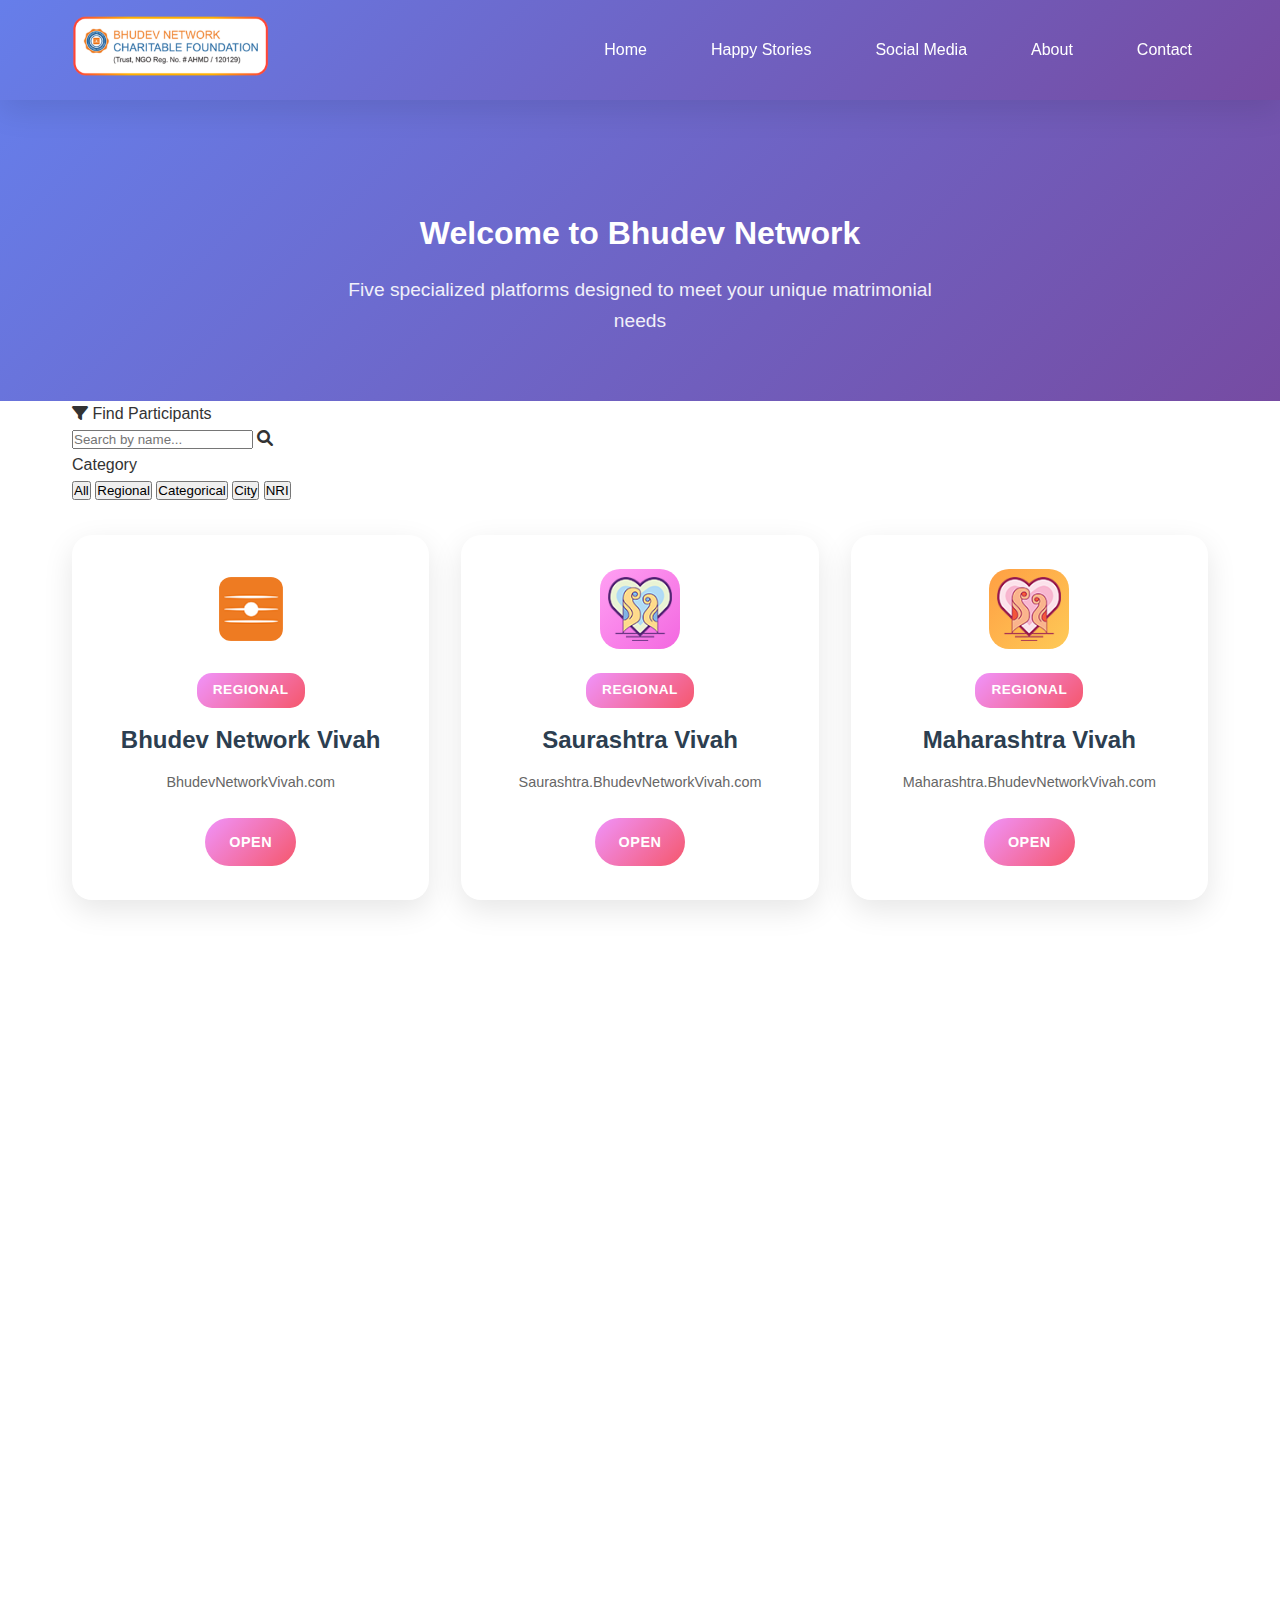
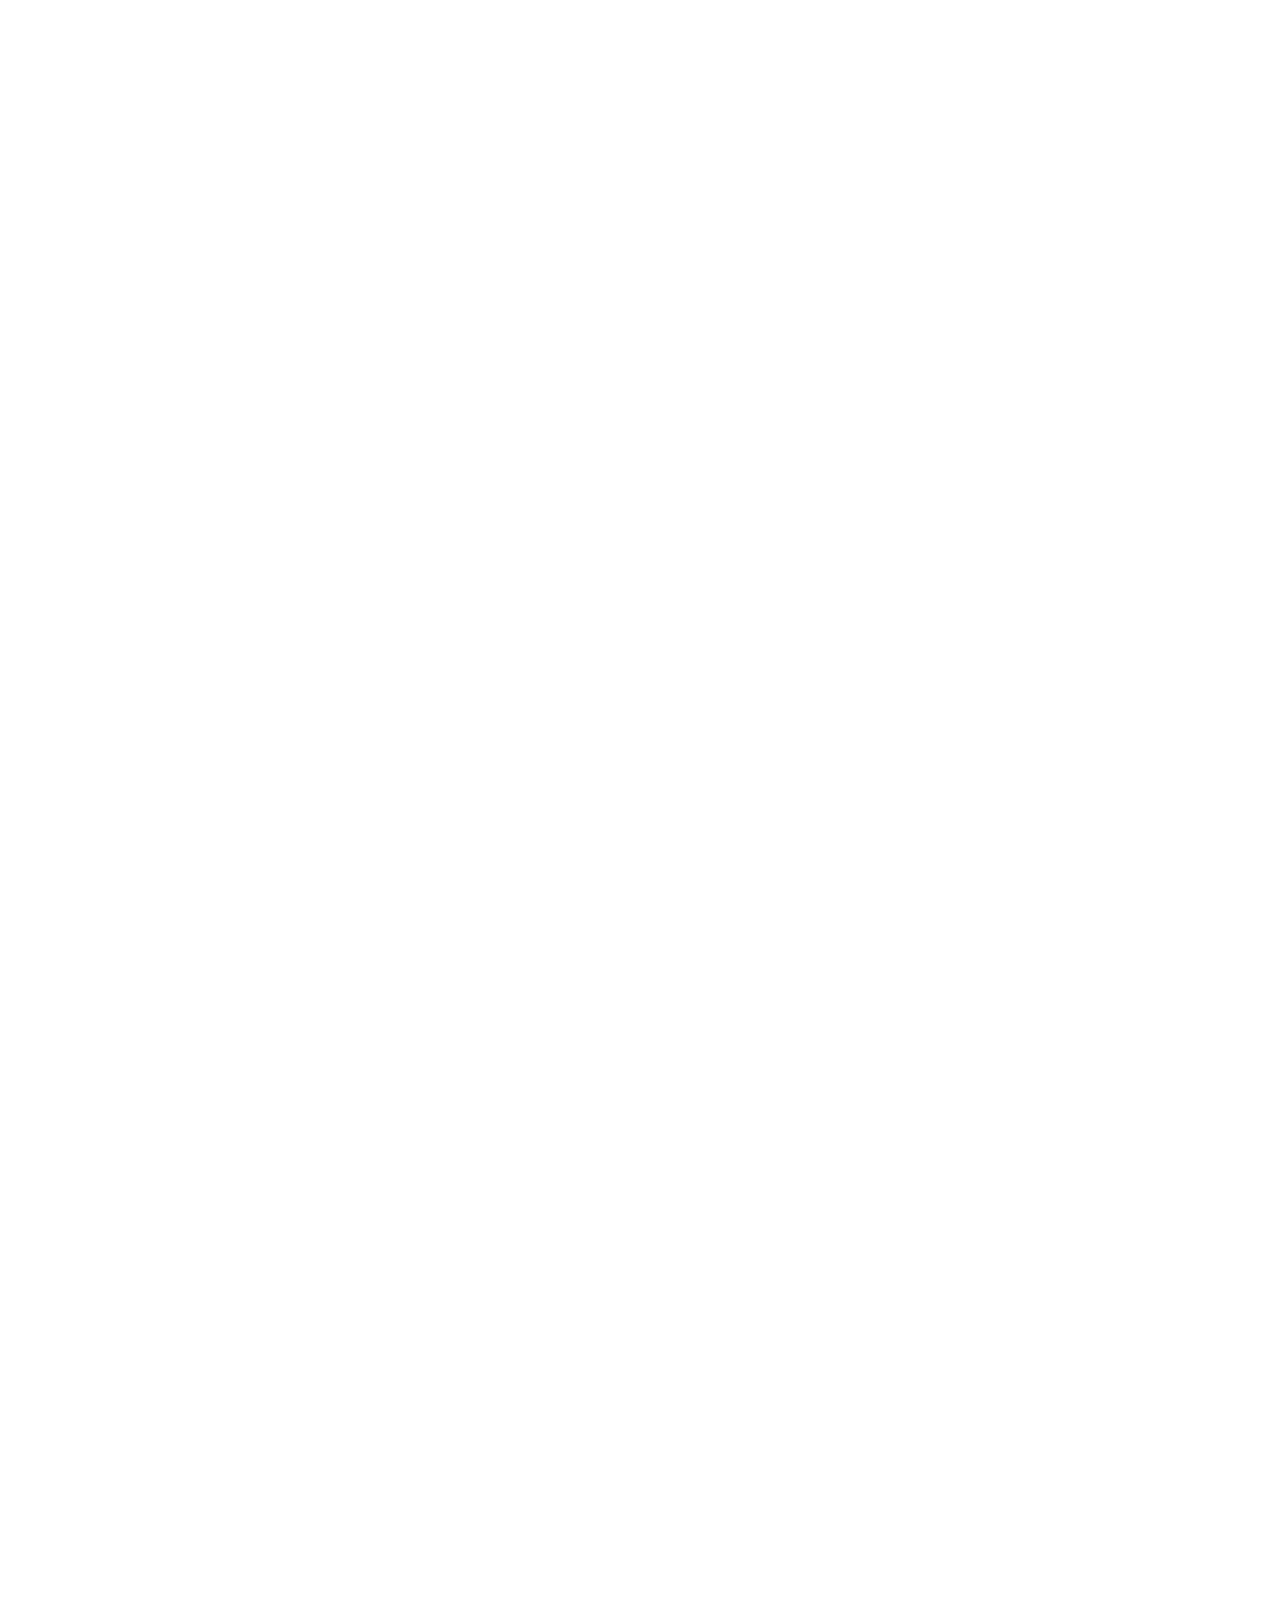
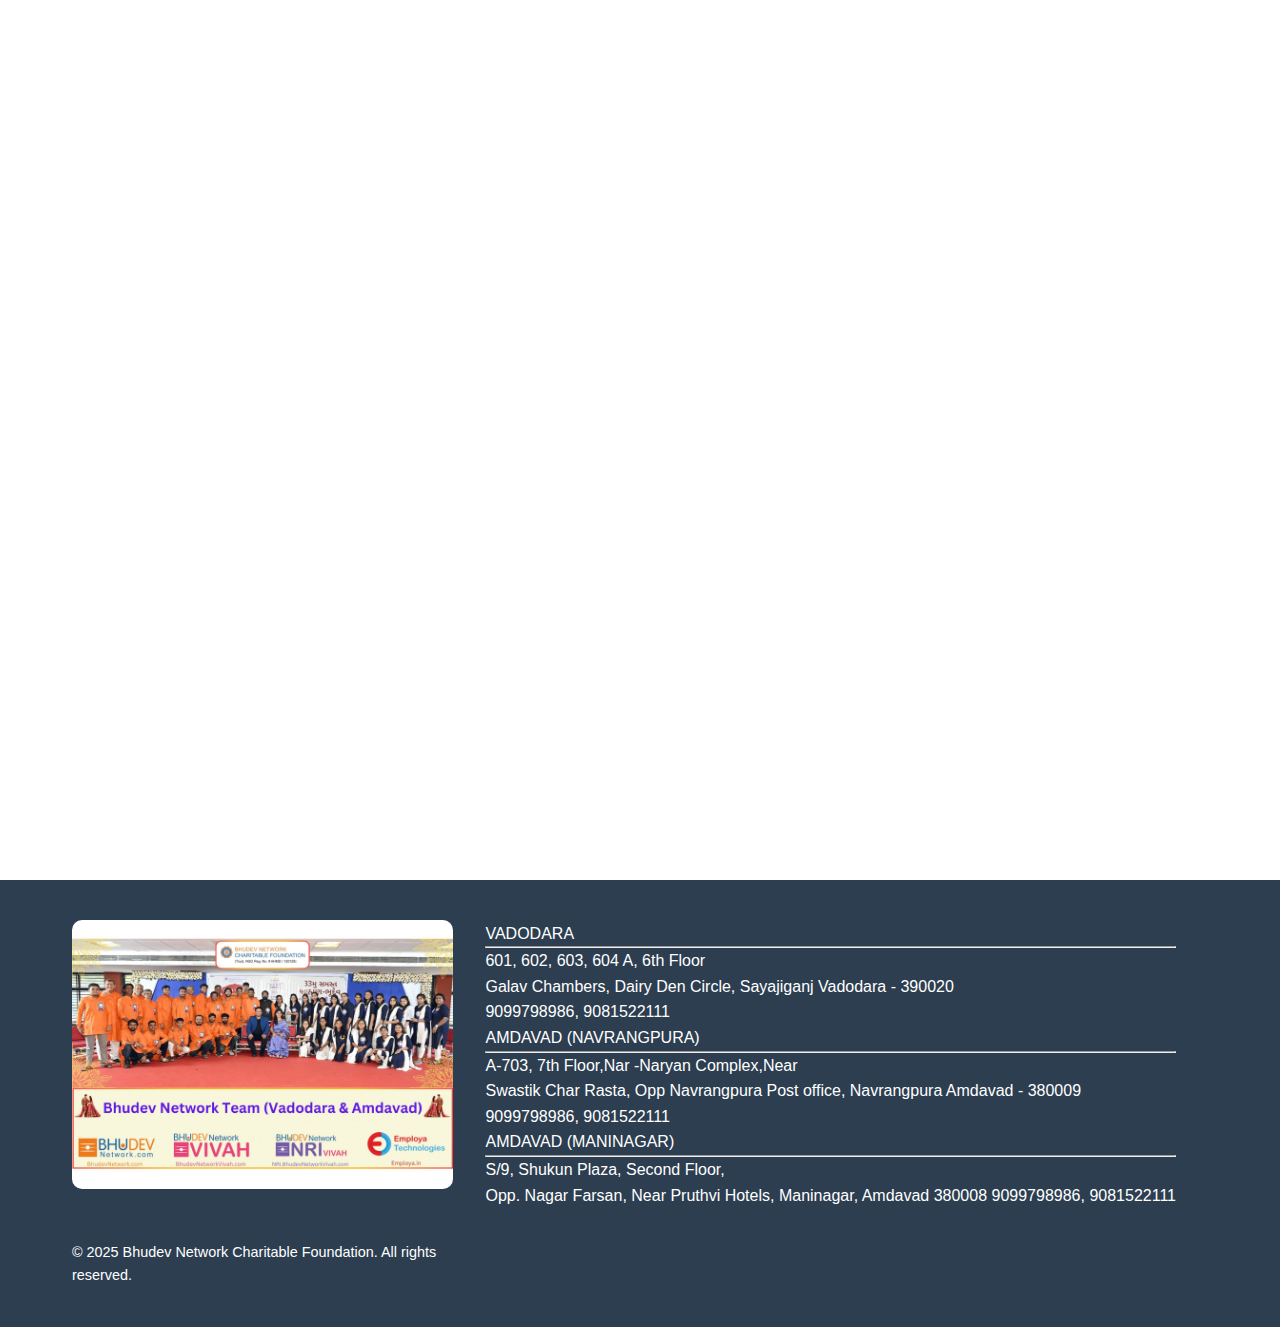
<file: index.html>
<!DOCTYPE html>
<html lang="en">

<head>
    <meta charset="UTF-8">
    <meta name="viewport" content="width=device-width, initial-scale=1.0">
    <meta name="description"
        content="Explore our comprehensive matrimonial apps - Regional, Categorical, City, Social, and NRI">
    <title>Our Apps - Bhudev Network</title>

    <link rel="icon" type="image/png" href="images/BN.png">
    <link rel="stylesheet" href="css/styles.css">
    <link rel="stylesheet" href="https://cdnjs.cloudflare.com/ajax/libs/font-awesome/6.0.0/css/all.min.css">
    <link href="https://fonts.googleapis.com/css2?family=Inter:wght@300;400;500;600;700&display=swap" rel="stylesheet">
</head>

<body>
    <!-- Header -->
    <header class="header">
        <div class="container">
            <div class="header-content">
                <div class="logo-container">
                    <img src="images/BNCF LOGO PNG.png" alt="Bhudev Network Logo" class="logo">
                </div>

                <nav>
                    <ul class="nav">
                        <li><a href="index.html" class="nav-link">Home</a></li>
                        <li><a href="happy-stories.html" class="nav-link">Happy Stories</a></li>
                        <li><a href="social-media.html" class="nav-link">Social Media</a></li>
                        <li><a href="about.html" class="nav-link">About</a></li>
                        <li><a href="contact.html" class="nav-link">Contact</a></li>
                    </ul>
                </nav>


                <button class="mobile-menu-toggle" aria-label="Toggle mobile menu">
                    <div class="hamburger-lines">
                        <div class="hamburger-line"></div>
                        <div class="hamburger-line"></div>
                        <div class="hamburger-line"></div>
                    </div>
                </button>
            </div>
        </div>
    </header>

    <main>
        <!-- Page Header -->
        <section class="page-header">
            <div class="container">
                <h1 class="typewriter-title">
                    <span class="word" data-word="Welcome">Welcome to</span>
                    <span class="word" data-word="Bhudev">Bhudev</span>
                    <span class="word" data-word="Network">Network</span>
                </h1>
                <p class="subtitle-fade">Five specialized platforms designed to meet your unique matrimonial needs</p>
            </div>
        </section>


        <!-- Search and Filter Section -->
        <!-- Filter Card Section (Replaces old search/filter) -->
        <section class="participant-filter-section">
            <div class="container">
                <div class="filter-card">
                    <div class="filter-header">
                        <span class="filter-icon"><i class="fa fa-filter"></i></span>
                        <span class="filter-title">Find Participants</span>
                    </div>
                    <div class="filter-search">
                        <input type="text" placeholder="Search by name..." class="filter-search-input">
                        <span class="filter-search-icon"><i class="fa fa-search"></i></span>
                    </div>
                    <div class="filter-category-label">Category</div>
                    <div class="filter-categories">
                        <button class="filter-category-btn active">All</button>
                        <button class="filter-category-btn">Regional</button>
                        <button class="filter-category-btn">Categorical</button>
                        <button class="filter-category-btn">City</button>
                        <!-- <button class="filter-category-btn">Social</button> -->
                         <button class="filter-category-btn">NRI</button>
                    </div>
                </div>
            </div>
        </section>

        <!-- Apps Grid Section -->
        <section class="apps-grid-section">
            <div class="container">
                <div class="apps-grid">
                    <!-- Regional Apps -->
                    <div class="app-card" data-category="regional">
                        <div class="regional-icon app-icon">
                            <img src="images/BN.png" alt="Bhudev Network Vivah logo" class="app-logo">
                        </div>
                        <div class="app-category">Regional</div>
                        <h3 class="app-title">Bhudev Network Vivah</h3>
                        <p class="app-url">BhudevNetworkVivah.com</p>
                        <div class="app-buttons">
                            <a href="https://bhudevnetworkvivah.com/" class="btn-open">Open</a>
                        </div>
                    </div>

                  
                    <div class="app-card" data-category="regional">
                        <div class="app-icon saurashtra-icon">
                            <img src="images/Saurashtra.png" alt="Saurashtra Vivah logo" class="app-logo">
                        </div>
                        <div class="app-category">Regional</div>
                        <h3 class="app-title">Saurashtra Vivah</h3>
                        <p class="app-url">Saurashtra.BhudevNetworkVivah.com</p>
                        <div class="app-buttons">
                            <a href="https://saurashtra.bhudevnetworkvivah.com/" class="btn-open">Open</a>
                        </div>
                    </div>

                    <div class="app-card" data-category="regional">
                        <div class="app-icon maharashtra-icon">
                            <img src="images/Maharashtra.png" alt="Maharashtra Vivah logo" class="app-logo">
                        </div>
                        <div class="app-category">Regional</div>
                        <h3 class="app-title">Maharashtra Vivah</h3>
                        <p class="app-url">Maharashtra.BhudevNetworkVivah.com</p>
                        <div class="app-buttons">
                            <a href="https://maharashtra.bhudevnetworkvivah.com/" class="btn-open">Open</a>
                        </div>
                    </div>

                    <div class="app-card" data-category="regional">
                        <div class="app-icon north-gujarat-icon">
                            <img src="images/North Gujarat.png" alt="North Gujarat Vivah logo" class="app-logo">
                        </div>
                        <div class="app-category">Regional</div>
                        <h3 class="app-title">North Gujarat Vivah</h3>
                        <p class="app-url">NG.BhudevNetworkVivah.com</p>
                        <div class="app-buttons">
                            <a href="https://ng.bhudevnetworkvivah.com/" class="btn-open">Open</a>
                        </div>
                    </div>

                    <div class="app-card" data-category="regional">
                        <div class="app-icon south-gujarat-icon">
                            <img src="images/South Gujarat.png" alt="South Gujarat Vivah logo" class="app-logo">
                        </div>
                        <div class="app-category">Regional</div>
                        <h3 class="app-title">South Gujarat Vivah</h3>
                        <p class="app-url">SG.BhudevNetworkVivah.com</p>
                        <div class="app-buttons">
                            <a href="https://sg.bhudevnetworkvivah.com/" class="btn-open">Open</a>
                        </div>
                    </div>

                    <!-- Categorical Apps -->
                    <div class="app-card" data-category="categorical">
                        <div class="app-icon categorical-icon">
                            <img src="images/Masters.png" alt="Masters Vivah logo" class="app-logo">
                        </div>
                        <div class="app-category">Categorical</div>
                        <h3 class="app-title">Masters Vivah</h3>
                        <p class="app-url">Masters.BhudevNetworkVivah.com</p>
                        <div class="app-buttons">
                            <a href="https://masters.bhudevnetworkvivah.com/" class="btn-open">Open</a>
                        </div>
                    </div>

                    <div class="app-card" data-category="categorical">
                        <div class="app-icon doctor-icon">
                            <img src="images/Doctors.png" alt="Doctor Vivah logo" class="app-logo">
                        </div>
                        <div class="app-category">Categorical</div>
                        <h3 class="app-title">Doctor Vivah</h3>
                        <p class="app-url">Doctor.BhudevNetworkVivah.com</p>
                        <div class="app-buttons">
                            <a href="https://doctor.bhudevnetworkvivah.com/" class="btn-open">Open</a>
                        </div>
                    </div>

                    <div class="app-card" data-category="categorical">
                        <div class="app-icon divorce-icon">
                            <img src="images/Divorce.png" alt="Divorce Vivah logo" class="app-logo">
                        </div>
                        <div class="app-category">Categorical</div>
                        <h3 class="app-title">Divorce Vivah</h3>
                        <p class="app-url">Divorce.BhudevNetworkVivah.com</p>
                        <div class="app-buttons">
                            <a href="https://divorce.bhudevnetworkvivah.com/" class="btn-open">Open</a>
                        </div>
                    </div>

                    <div class="app-card" data-category="categorical">
                        <div class="app-icon cacs-icon">
                            <img src="images/CA-CS.png" alt="CA/CS Vivah logo" class="app-logo">
                        </div>
                        <div class="app-category">Categorical</div>
                        <h3 class="app-title">CA/CS Vivah</h3>
                        <p class="app-url">CACS.BhudevNetworkVivah.com</p>
                        <div class="app-buttons">
                            <a href="https://cacs.bhudevnetworkvivah.com/" class="btn-open">Open</a>
                        </div>
                    </div>

                    <div class="app-card" data-category="categorical">
                        <div class="app-icon govjob-icon">
                            <img src="images/Gov-Job.png" alt="GovJob Vivah logo" class="app-logo">
                        </div>
                        <div class="app-category">Categorical</div>
                        <h3 class="app-title">GovJob Vivah</h3>
                        <p class="app-url">GovJob.BhudevNetworkVivah.com</p>
                        <div class="app-buttons">
                            <a href="https://govjob.bhudevnetworkvivah.com/" class="btn-open">Open</a>
                        </div>
                    </div>

                    <!-- Added: 40plus Vivah (no image) -->
                    <div class="app-card" data-category="categorical">
                        <div class="app-icon categorical-icon" aria-hidden="true">
                            <!-- intentionally left blank (no image) -->
                             <img src="./images/1012.png" alt="GovJob Vivah logo" class="app-logo">
                        </div>
                        <div class="app-category">Categorical</div>
                        <h3 class="app-title">40plus Vivah</h3>
                        <p class="app-url">40plus.BhudevNetworkVivah.com</p>
                        <div class="app-buttons">
                            <a href="https://40plus.bhudevnetworkvivah.com/" class="btn-open">Open</a>
                        </div>
                    </div>

                    <!-- Added: 1012 Vivah (no image) -->
                    <div class="app-card" data-category="categorical">
                        <div class="app-icon categorical-icon" aria-hidden="true">
                            <img src="./images/40 Plus.png" alt="GovJob Vivah logo" class="app-logo">
                            <!-- intentionally left blank (no image) -->
                        </div>
                        <div class="app-category">Categorical</div>
                        <h3 class="app-title">1012 Vivah</h3>
                        <p class="app-url">1012.BhudevNetworkVivah.com</p>
                        <div class="app-buttons">
                            <a href="https://1012.bhudevnetworkvivah.com/" class="btn-open">Open</a>
                        </div>
                    </div>


                   

                    <div class="app-card" data-category="city">
                        <div class="app-icon mumbai-icon">
                            <img src="images/Mumbai.png" alt="Mumbai Vivah logo" class="app-logo">
                        </div>
                        <div class="app-category">City</div>
                        <h3 class="app-title">Mumbai Vivah</h3>
                        <p class="app-url">Mumbai.BhudevNetworkVivah.com</p>
                        <div class="app-buttons">
                            <a href="https://mumbai.bhudevnetworkvivah.com/" class="btn-open">Open</a>
                        </div>
                    </div>

                    <div class="app-card" data-category="city">
                        <div class="app-icon amdavad-icon">
                            <img src="images/Amdavad.png" alt="Amdavad Vivah logo" class="app-logo">
                        </div>
                        <div class="app-category">City</div>
                        <h3 class="app-title">Amdavad Vivah</h3>
                        <p class="app-url">Amdavad.BhudevNetworkVivah.com</p>
                        <div class="app-buttons">
                            <a href="https://amdavad.bhudevnetworkvivah.com/" class="btn-open">Open</a>
                        </div>
                    </div>

                    <div class="app-card" data-category="city">
                        <div class="app-icon vadodara-icon">
                            <img src="images/Vadodara.png" alt="Vadodara Vivah logo" class="app-logo">
                        </div>
                        <div class="app-category">City</div>
                        <h3 class="app-title">Vadodara Vivah</h3>
                        <p class="app-url">Vadodara.BhudevNetworkVivah.com</p>
                        <div class="app-buttons">
                            <a href="https://vadodara.bhudevnetworkvivah.com/" class="btn-open">Open</a>
                        </div>
                    </div>

                    <div class="app-card" data-category="city">
                        <div class="app-icon surat-icon">
                            <img src="images/Surat.png" alt="Surat Vivah logo" class="app-logo">
                        </div>
                        <div class="app-category">City</div>
                        <h3 class="app-title">Surat Vivah</h3>
                        <p class="app-url">Surat.BhudevNetworkVivah.com</p>
                        <div class="app-buttons">
                            <a href="https://surat.bhudevnetworkvivah.com/" class="btn-open">Open</a>
                        </div>
                    </div>

                    <div class="app-card" data-category="city">
                        <div class="app-icon rajkot-icon">
                            <img src="images/Rajkot.png" alt="Rajkot Vivah logo" class="app-logo">
                        </div>
                        <div class="app-category">City</div>
                        <h3 class="app-title">Rajkot Vivah</h3>
                        <p class="app-url">Rajkot.BhudevNetworkVivah.com</p>
                        <div class="app-buttons">
                            <a href="https://rajkot.bhudevnetworkvivah.com/" class="btn-open">Open</a>
                        </div>
                    </div>

                    <div class="app-card" data-category="city">
                        <div class="app-icon gandhinagar-icon">
                            <img src="images/Gandhinagar.png" alt="Gandhinagar Vivah logo" class="app-logo">
                        </div>
                        <div class="app-category">City</div>
                        <h3 class="app-title">Gandhinagar Vivah</h3>
                        <p class="app-url">Gandhinagar.BhudevNetworkVivah.com</p>
                        <div class="app-buttons">
                            <a href="https://gandhinagar.bhudevnetworkvivah.com/" class="btn-open">Open</a>
                        </div>
                    </div>

                    <div class="app-card" data-category="city">
                        <div class="app-icon pune-icon">
                            <img src="images/Pune.png" alt="Pune Vivah logo" class="app-logo">
                        </div>
                        <div class="app-category">City</div>
                        <h3 class="app-title">Pune Vivah</h3>
                        <p class="app-url">Pune.BhudevNetworkVivah.com</p>
                        <div class="app-buttons">
                            <a href="https://pune.bhudevnetworkvivah.com/" class="btn-open">Open</a>
                        </div>
                    </div>

                    <div class="app-card" data-category="city">
                        <div class="app-icon bhavnagar-icon">
                            <img src="images/Bhavnagar.png" alt="Bhavnagar Vivah logo" class="app-logo">
                        </div>
                        <div class="app-category">City</div>
                        <h3 class="app-title">Bhavnagar Vivah</h3>
                        <p class="app-url">Bhavnagar.BhudevNetworkVivah.com</p>
                        <div class="app-buttons">
                            <a href="https://bhavnagar.bhudevnetworkvivah.com/" class="btn-open">Open</a>
                        </div>
                    </div>

                    <div class="app-card" data-category="city">
                        <div class="app-icon jamnagar-icon">
                            <img src="images/Jamnagar.png" alt="Jamnagar Vivah logo" class="app-logo">
                        </div>
                        <div class="app-category">City</div>
                        <h3 class="app-title">Jamnagar Vivah</h3>
                        <p class="app-url">Jamnagar.BhudevNetworkVivah.com</p>
                        <div class="app-buttons">
                            <a href="https://jamnagar.bhudevnetworkvivah.com/" class="btn-open">Open</a>
                        </div>
                    </div>

                    <!-- <div class="app-card" data-category="city">
                        <div class="app-icon anand-icon">
                            <img src="images/Anand.png" alt="Anand Vivah logo" class="app-logo">
                        </div>
                        <div class="app-category">City</div>
                        <h3 class="app-title">Anand Vivah</h3>
                        <p class="app-url">Anand.BhudevNetworkVivah.com</p>
                        <div class="app-buttons">
                            <a href="#" class="btn-download">Download App</a>
                            <a href="https://anand.bhudevnetworkvivah.com/" class="btn-open">Open</a>
                        </div>
                    </div> -->

                    <!-- Social Apps -->
                    <!-- <div class="app-card" data-category="social">
                        <div class="app-icon social-icon">
                            <img src="images/BN.png" alt="Bhudev Network logo" class="app-logo">
                        </div>
                        <div class="app-category">Social</div>
                        <h3 class="app-title">Bhudev Network</h3>
                        <p class="app-url">BhudevNetworkVivah.com</p>
                        <div class="app-buttons">
                            <a href="https://bhudevnetworkvivah.com/" class="btn-open">Open</a>
                        </div>
                    </div> -->

                    <!-- NRI Apps -->
                      <div class="app-card" data-category="nri">
                        <div class="app-icon usa-icon">
                            <img src="images/NRI.png" alt="NRI Vivah logo" class="app-logo">
                        </div>
                        <div class="app-category">NRI</div>
                        <h3 class="app-title">NRI Vivah</h3>
                        <p class="app-url">Nri.bhudevnetworkvivah.com</p>
                        <div class="app-buttons">
                            <a href="https://nri.bhudevnetworkvivah.com/" class="btn-open">Open</a>
                        </div>
                    </div>

                    <div class="app-card" data-category="nri">
                        <div class="app-icon usa-icon">
                            <img src="images/USA.png" alt="USA Vivah logo" class="app-logo">
                        </div>
                        <div class="app-category">NRI</div>
                        <h3 class="app-title">USA Vivah</h3>
                        <p class="app-url">USA.BhudevNetworkVivah.com</p>
                        <div class="app-buttons">
                            <a href="https://usa.bhudevnetworkvivah.com/" class="btn-open">Open</a>
                        </div>
                    </div>

                    <div class="app-card" data-category="nri">
                        <div class="app-icon canada-icon">
                            <img src="images/CANADA.png" alt="Canada Vivah logo" class="app-logo">
                        </div>
                        <div class="app-category">NRI</div>
                        <h3 class="app-title">Canada Vivah</h3>
                        <p class="app-url">Canada.BhudevNetworkVivah.com</p>
                        <div class="app-buttons">
                            <a href="https://canada.bhudevnetworkvivah.com/" class="btn-open">Open</a>
                        </div>
                    </div>

                    <div class="app-card" data-category="nri">
                        <div class="app-icon australia-icon">
                            <img src="images/AUS-NZ.png" alt="Australia & NZ Vivah logo" class="app-logo">
                        </div>
                        <div class="app-category">NRI</div>
                        <h3 class="app-title">Australia Vivah</h3>
                        <p class="app-url">Aus-NZ.BhudevNetworkVivah.com</p>
                        <div class="app-buttons">
                            <a href="https://aus-nz.bhudevnetworkvivah.com/" class="btn-open">Open</a>
                        </div>
                    </div>

                     <div class="app-card" data-category="nri">
                        <div class="app-icon australia-icon">
                            <img src="images/AUS-NZ.png" alt="Australia & NZ Vivah logo" class="app-logo">
                        </div>
                        <div class="app-category">NRI</div>
                        <h3 class="app-title">Europe Vivah</h3>
                        <p class="app-url">europe.bhudevnetworkvivah.com</p>
                        <div class="app-buttons">
                            <a href="https://europe.bhudevnetworkvivah.com/" class="btn-open">Open</a>
                        </div>
                    </div>
                    
    </main>

    <!-- Footer -->
    <footer class="footer">
    <div class="container">
        <div class="footer-content">
            <img src="images/Poster.jpg" alt="Footer Banner" style="width:100%;max-width:1000px;display:block;margin:0 auto 20px auto;border-radius:10px;">
            <div class="footer-section">
                <div class="footer-container">
                    <div class="footer-grid">
                        <div class="office-box vadodara-office">
                            <div class="office-header">VADODARA<hr></div>
                            <div class="office-details">601, 602, 603, 604 A, 6th Floor<br>Galav Chambers, Dairy Den Circle, Sayajiganj Vadodara - 390020 <br>9099798986, 9081522111</div>
                        </div>
                        <div class="office-box amdavad-office">
                            <div class="office-header">AMDAVAD (NAVRANGPURA)<hr></div>
                            <div class="office-details">A-703, 7th Floor,Nar -Naryan Complex,Near<br>Swastik Char Rasta, Opp Navrangpura Post office, Navrangpura Amdavad - 380009 <br>9099798986, 9081522111</div>
                        </div>
                        <div class="office-box maninagar-office">
                            <div class="office-header">AMDAVAD (MANINAGAR)<hr></div>
                            <div class="office-details">S/9, Shukun Plaza, Second Floor, <br> Opp. Nagar Farsan, Near Pruthvi Hotels, Maninagar, Amdavad 380008 9099798986, 9081522111</div>
                        </div>
                    </div>
                </div>
            </div>
            <br>
            <!-- <div class="footer-links">
                <a href="privacy.html">Privacy Policy</a>
                <a href="terms.html">Terms of Service</a>
                <a href="about.html">About Us</a>
                <a href="happy-stories.html">Success Stories</a>
            </div> -->
            <!-- <br>
            <div class="social-links">
                <a href="#" class="social-link" aria-label="Facebook">
                    <i class="fab fa-facebook-f"></i>
                </a>
                <a href="#" class="social-link" aria-label="Twitter">
                    <i class="fab fa-twitter"></i>
                </a>
                <a href="#" class="social-link" aria-label="Instagram">
                    <i class="fab fa-instagram"></i>
                </a>
                <a href="#" class="social-link" aria-label="LinkedIn">
                    <i class="fab fa-linkedin-in"></i>
                </a>
            </div> -->
            <br>
            <div class="footer-text">
                <p>&copy; 2025 Bhudev Network Charitable Foundation. All rights reserved.</p>
            </div>
            <br>
        </div>
    </div>
    </footer>
                </div>
            </div>
        </div>
    </footer>

    <script src="js/main.js"></script>
    <script>
        // App filtering functionality
        document.addEventListener('DOMContentLoaded', function () {
            const filterBtns = document.querySelectorAll('.filter-btn');
            const appCards = document.querySelectorAll('.app-card');
            const appCount = document.getElementById('appCount');
            const searchInput = document.getElementById('appSearch');

            // Ensure all external "Open" links open in a new tab
            document.querySelectorAll('a.btn-open').forEach(a => {
                a.setAttribute('target', '_blank');
                a.setAttribute('rel', 'noopener noreferrer');
            });

            // Filter functionality
            filterBtns.forEach(btn => {
                btn.addEventListener('click', () => {
                    // Remove active class from all buttons
                    filterBtns.forEach(b => b.classList.remove('active'));
                    // Add active class to clicked button
                    btn.classList.add('active');

                    const filter = btn.getAttribute('data-filter');
                    filterApps(filter);
                });
            });

            // Search functionality
            searchInput.addEventListener('input', function () {
                const searchTerm = this.value.toLowerCase();
                const activeFilter = document.querySelector('.filter-btn.active').getAttribute('data-filter');
                filterApps(activeFilter, searchTerm);
            });

            function filterApps(filter, searchTerm = '') {
                let visibleCount = 0;

                appCards.forEach(card => {
                    const category = card.getAttribute('data-category');
                    const title = card.querySelector('.app-title').textContent.toLowerCase();
                    const url = card.querySelector('.app-url').textContent.toLowerCase();

                    const matchesFilter = filter === 'all' || category === filter;
                    const matchesSearch = searchTerm === '' ||
                        title.includes(searchTerm) ||
                        url.includes(searchTerm);

                    if (matchesFilter && matchesSearch) {
                        card.style.display = 'block';
                        visibleCount++;
                    } else {
                        card.style.display = 'none';
                    }
                });

                appCount.textContent = visibleCount;
            }

            // Initialize count on load
            filterApps('all');
        });
    </script>
</body>

</html>
</file>
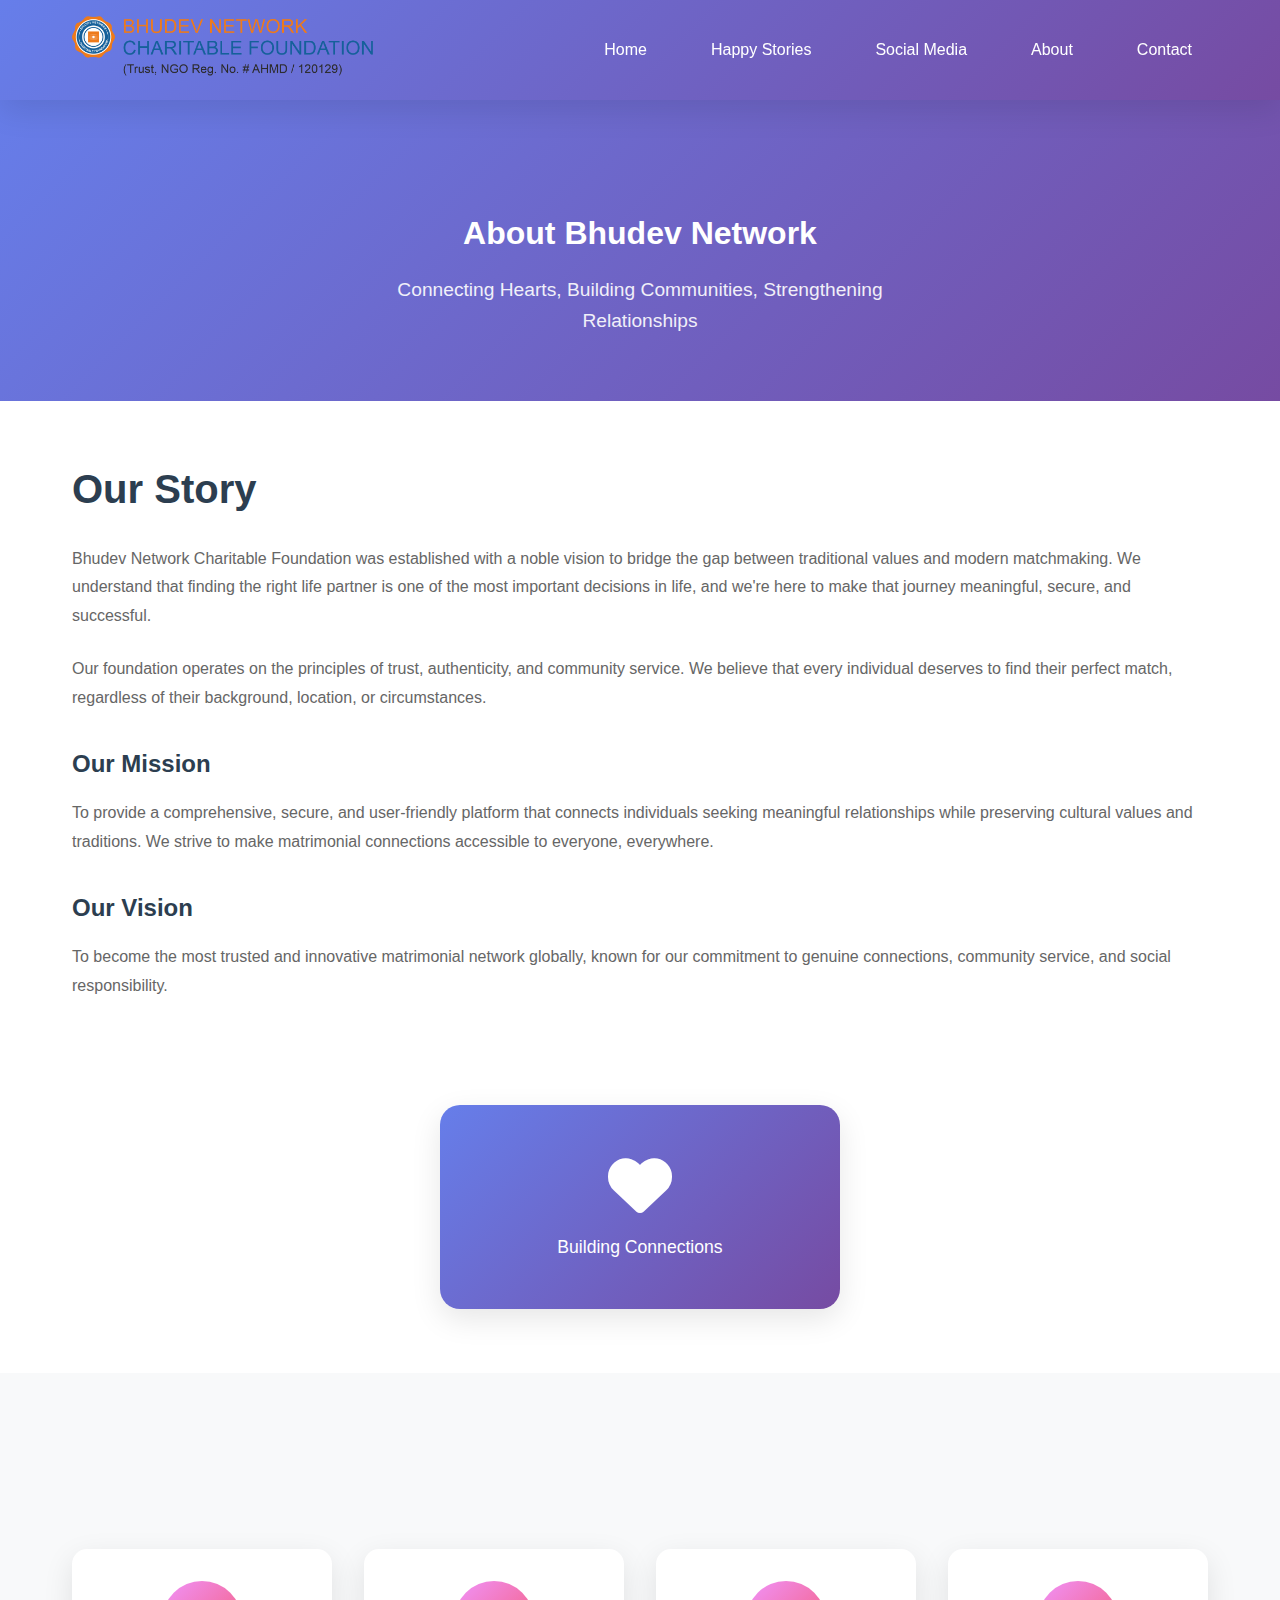
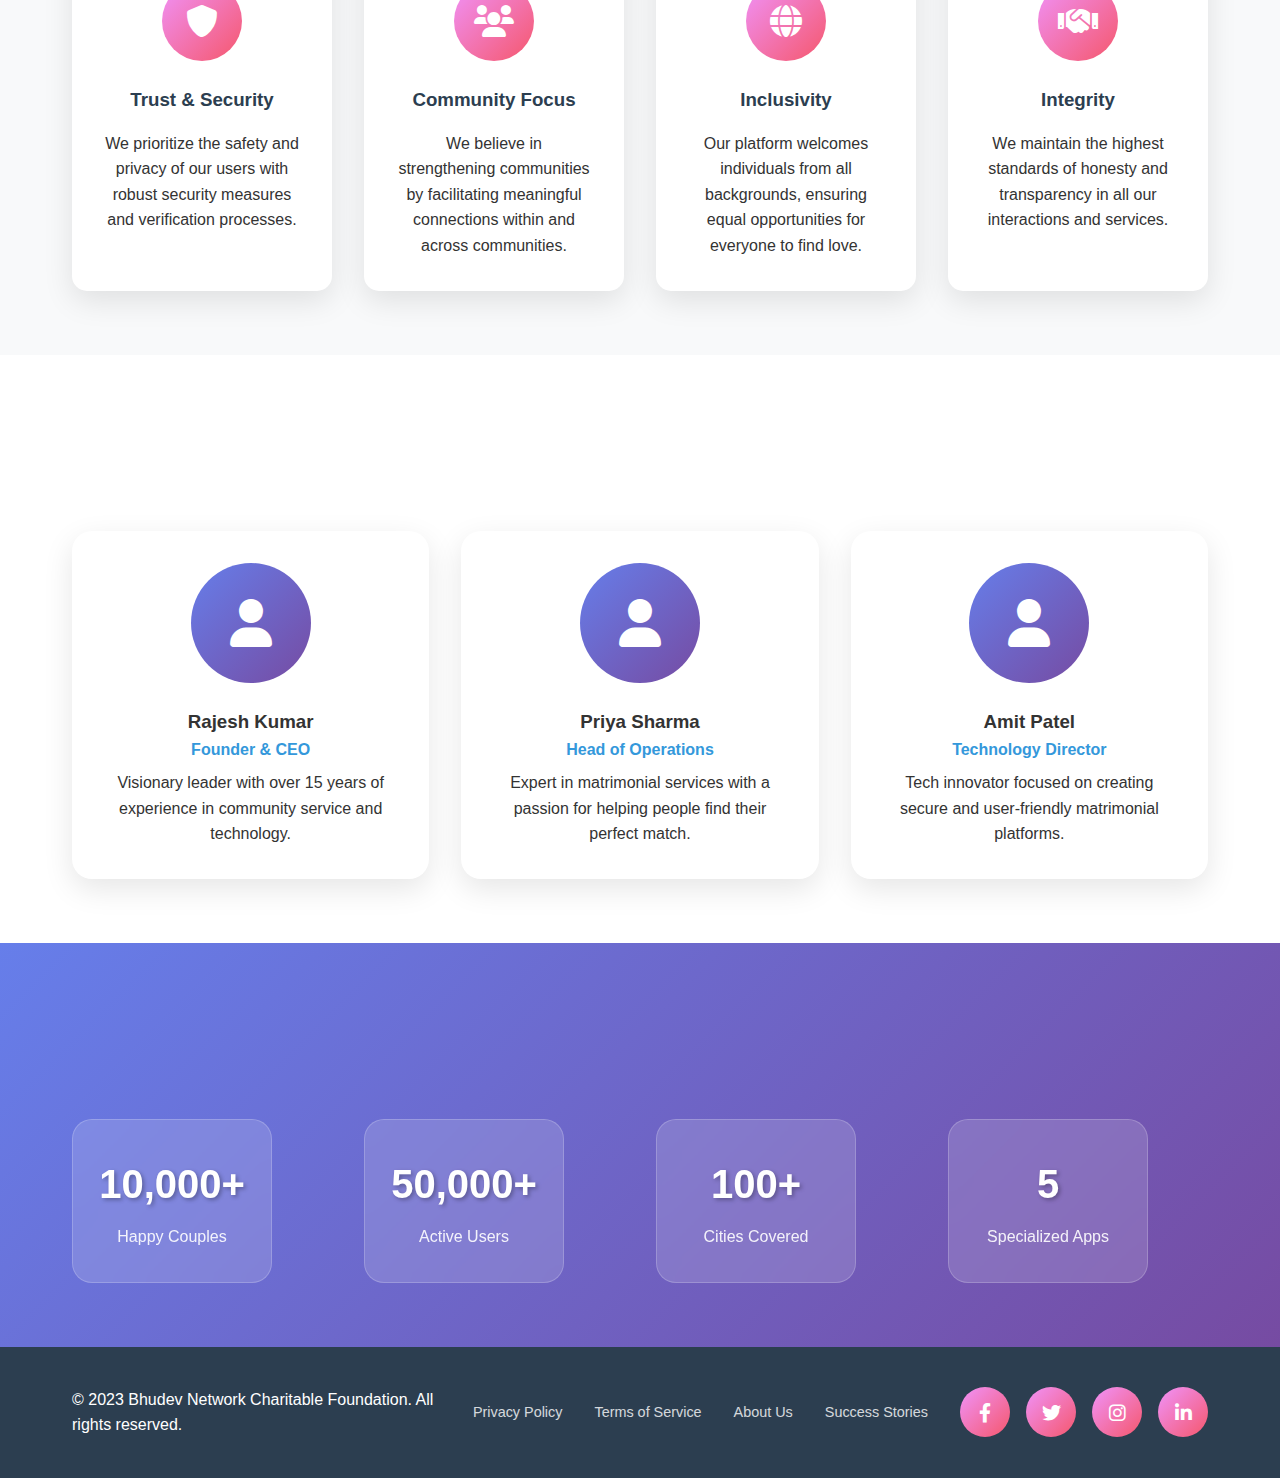
<file: about.html>
<!-- placeholder, will be replaced with actual about.html -->
<!DOCTYPE html>
<html lang="en">

<head>
    <meta charset="UTF-8">
    <meta name="viewport" content="width=device-width, initial-scale=1.0">
    <meta name="description"
        content="About Bhudev Network Charitable Foundation - Our mission, vision, and commitment to connecting communities">
    <title>About Us - Bhudev Network</title>

    <link rel="icon" type="image/png" href="images/favicon.png">
    <link rel="stylesheet" href="css/styles.css">
    <link rel="stylesheet" href="https://cdnjs.cloudflare.com/ajax/libs/font-awesome/6.0.0/css/all.min.css">
    <link href="https://fonts.googleapis.com/css2?family=Inter:wght@300;400;500;600;700&display=swap" rel="stylesheet">
</head>

<body>
    <!-- Header -->
    <header class="header">
        <div class="container">
            <div class="header-content">
                <div class="logo-container">
                    <img src="images/img1.png" alt="Bhudev Network Logo" class="logo">
                </div>

                <nav>
                    <ul class="nav">
                        <li><a href="index.html" class="nav-link">Home</a></li>
                        <li><a href="happy-stories.html" class="nav-link">Happy Stories</a></li>
                        <li><a href="social-media.html" class="nav-link">Social Media</a></li>
                        <li><a href="about.html" class="nav-link">About</a></li>
                        <li><a href="contact.html" class="nav-link">Contact</a></li>
                    </ul>
                </nav>


                <button class="mobile-menu-toggle" aria-label="Toggle mobile menu">
                    <div class="hamburger-lines">
                        <div class="hamburger-line"></div>
                        <div class="hamburger-line"></div>
                        <div class="hamburger-line"></div>
                    </div>
                </button>
            </div>
        </div>
    </header>

    <main>
        <!-- Page Header -->
        <section class="page-header">
            <div class="container">
                <h1>About Bhudev Network</h1>
                <p>Connecting Hearts, Building Communities, Strengthening Relationships</p>
            </div>
        </section>

        <!-- About Content -->
        <section class="about-content">
            <div class="container">
                <div class="about-grid">
                    <div class="about-text">
                        <h2>Our Story</h2>
                        <p>Bhudev Network Charitable Foundation was established with a noble vision to bridge the gap
                            between traditional values and modern matchmaking. We understand that finding the right life
                            partner is one of the most important decisions in life, and we're here to make that journey
                            meaningful, secure, and successful.</p>

                        <p>Our foundation operates on the principles of trust, authenticity, and community service. We
                            believe that every individual deserves to find their perfect match, regardless of their
                            background, location, or circumstances.</p>

                        <h3>Our Mission</h3>
                        <p>To provide a comprehensive, secure, and user-friendly platform that connects individuals
                            seeking meaningful relationships while preserving cultural values and traditions. We strive
                            to make matrimonial connections accessible to everyone, everywhere.</p>

                        <h3>Our Vision</h3>
                        <p>To become the most trusted and innovative matrimonial network globally, known for our
                            commitment to genuine connections, community service, and social responsibility.</p>
                    </div>

                    <div class="about-image">
                        <div class="image-placeholder">
                            <i class="fas fa-heart"></i>
                            <p>Building Connections</p>
                        </div>
                    </div>
                </div>
            </div>
        </section>

        <!-- Values Section -->
        <section class="values-section">
            <div class="container">
                <h2 class="section-title">Our Core Values</h2>
                <div class="values-grid">
                    <div class="value-item">
                        <div class="value-icon">
                            <i class="fas fa-shield-alt"></i>
                        </div>
                        <h3>Trust & Security</h3>
                        <p>We prioritize the safety and privacy of our users with robust security measures and
                            verification processes.</p>
                    </div>

                    <div class="value-item">
                        <div class="value-icon">
                            <i class="fas fa-users"></i>
                        </div>
                        <h3>Community Focus</h3>
                        <p>We believe in strengthening communities by facilitating meaningful connections within and
                            across communities.</p>
                    </div>

                    <div class="value-item">
                        <div class="value-icon">
                            <i class="fas fa-globe"></i>
                        </div>
                        <h3>Inclusivity</h3>
                        <p>Our platform welcomes individuals from all backgrounds, ensuring equal opportunities for
                            everyone to find love.</p>
                    </div>

                    <div class="value-item">
                        <div class="value-icon">
                            <i class="fas fa-handshake"></i>
                        </div>
                        <h3>Integrity</h3>
                        <p>We maintain the highest standards of honesty and transparency in all our interactions and
                            services.</p>
                    </div>
                </div>
            </div>
        </section>

        <!-- Team Section -->
        <section class="team-section">
            <div class="container">
                <h2 class="section-title">Our Leadership</h2>
                <div class="team-grid">
                    <div class="team-member">
                        <div class="member-photo">
                            <i class="fas fa-user"></i>
                        </div>
                        <h3>Rajesh Kumar</h3>
                        <p class="member-role">Founder & CEO</p>
                        <p>Visionary leader with over 15 years of experience in community service and technology.</p>
                    </div>

                    <div class="team-member">
                        <div class="member-photo">
                            <i class="fas fa-user"></i>
                        </div>
                        <h3>Priya Sharma</h3>
                        <p class="member-role">Head of Operations</p>
                        <p>Expert in matrimonial services with a passion for helping people find their perfect match.
                        </p>
                    </div>

                    <div class="team-member">
                        <div class="member-photo">
                            <i class="fas fa-user"></i>
                        </div>
                        <h3>Amit Patel</h3>
                        <p class="member-role">Technology Director</p>
                        <p>Tech innovator focused on creating secure and user-friendly matrimonial platforms.</p>
                    </div>
                </div>
            </div>
        </section>

        <!-- Statistics Section -->
        <section class="stats-section">
            <div class="container">
                <h2 class="section-title">Our Impact</h2>
                <div class="stats-grid">
                    <div class="stat-item">
                        <div class="stat-number">10,000+</div>
                        <div class="stat-label">Happy Couples</div>
                    </div>

                    <div class="stat-item">
                        <div class="stat-number">50,000+</div>
                        <div class="stat-label">Active Users</div>
                    </div>

                    <div class="stat-item">
                        <div class="stat-number">100+</div>
                        <div class="stat-label">Cities Covered</div>
                    </div>

                    <div class="stat-item">
                        <div class="stat-number">5</div>
                        <div class="stat-label">Specialized Apps</div>
                    </div>
                </div>
            </div>
        </section>
    </main>

    <!-- Footer -->
    <footer class="footer">
        <div class="container">
            <div class="footer-content">
                <p>&copy; 2023 Bhudev Network Charitable Foundation. All rights reserved.</p>
                <div class="footer-links">
                    <a href="privacy.html">Privacy Policy</a>
                    <a href="terms.html">Terms of Service</a>
                    <a href="about.html">About Us</a>
                    <a href="happy-stories.html">Success Stories</a>
                </div>
                <div class="social-links">
                    <a href="#" class="social-link" aria-label="Facebook">
                        <i class="fab fa-facebook-f"></i>
                    </a>
                    <a href="#" class="social-link" aria-label="Twitter">
                        <i class="fab fa-twitter"></i>
                    </a>
                    <a href="#" class="social-link" aria-label="Instagram">
                        <i class="fab fa-instagram"></i>
                    </a>
                    <a href="#" class="social-link" aria-label="LinkedIn">
                        <i class="fab fa-linkedin-in"></i>
                    </a>
                </div>
            </div>
        </div>
    </footer>

    <script src="js/main.js"></script>
</body>

</html>
</file>
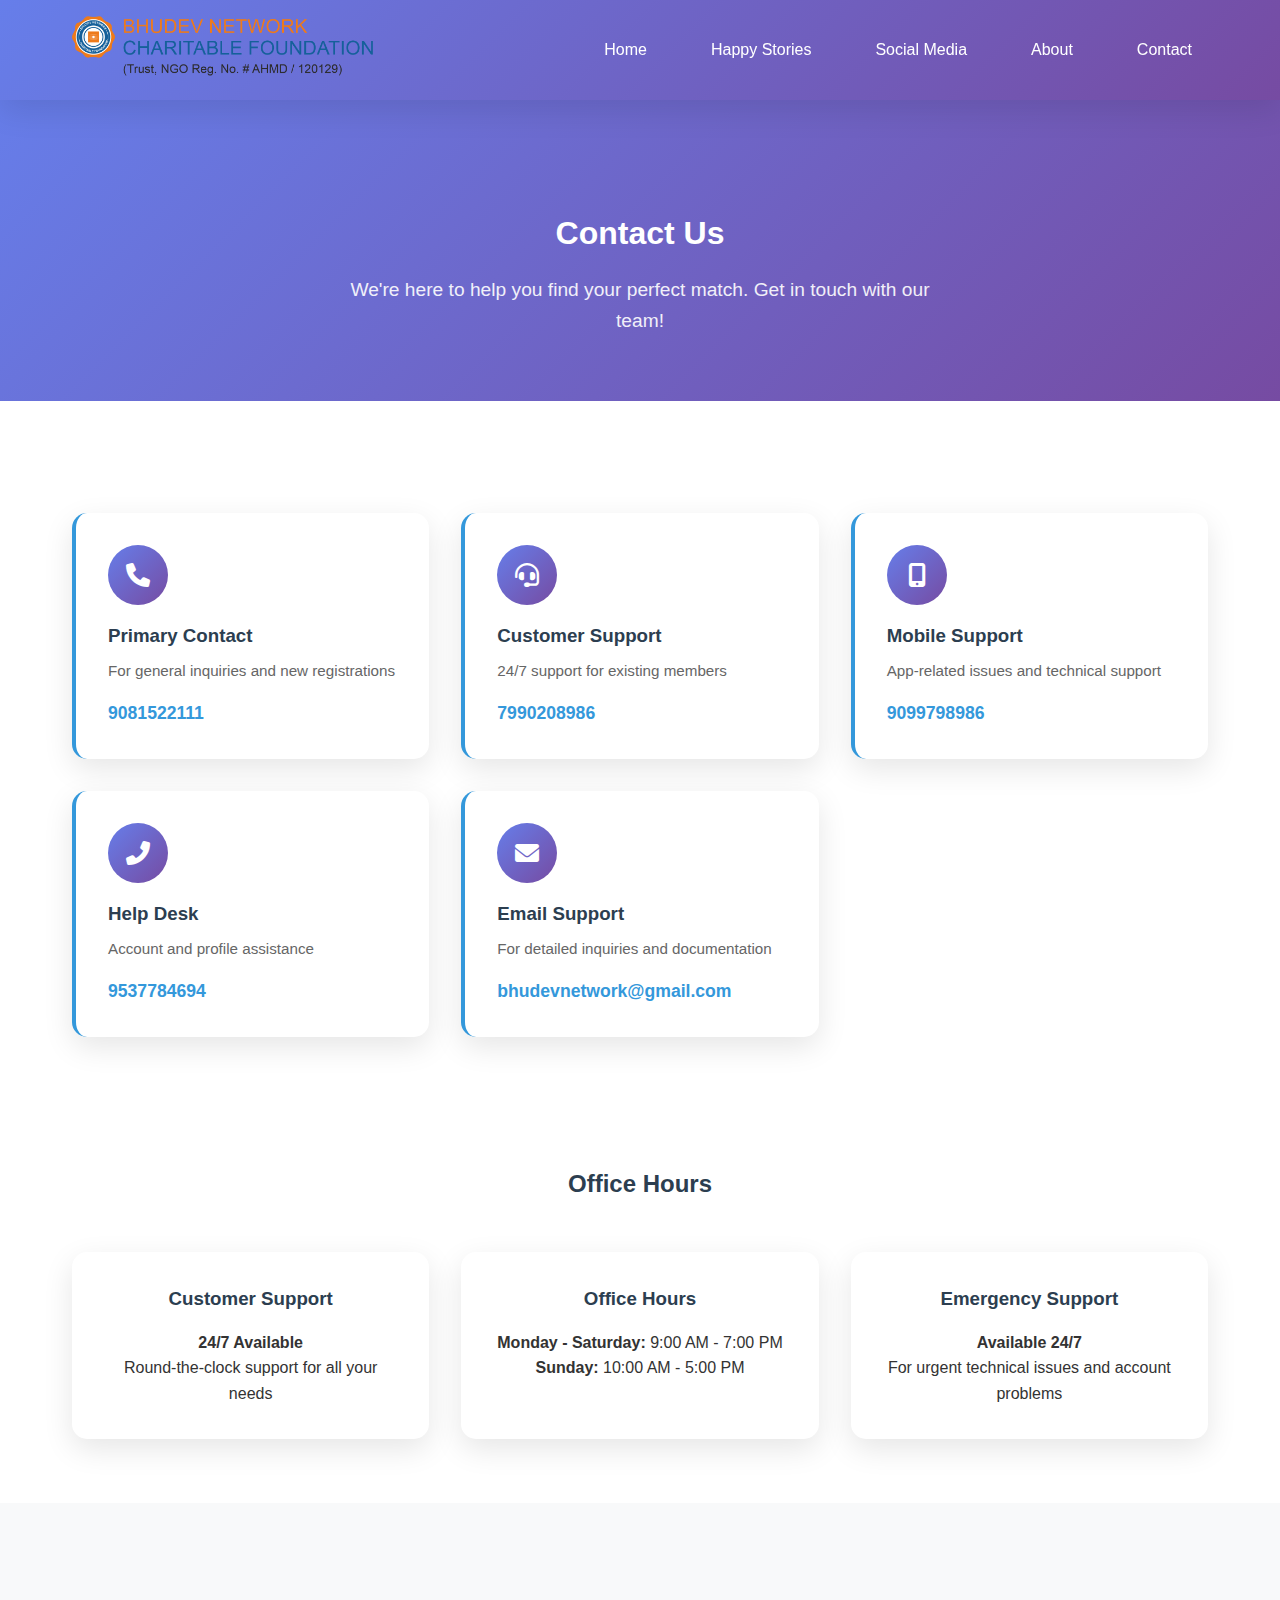
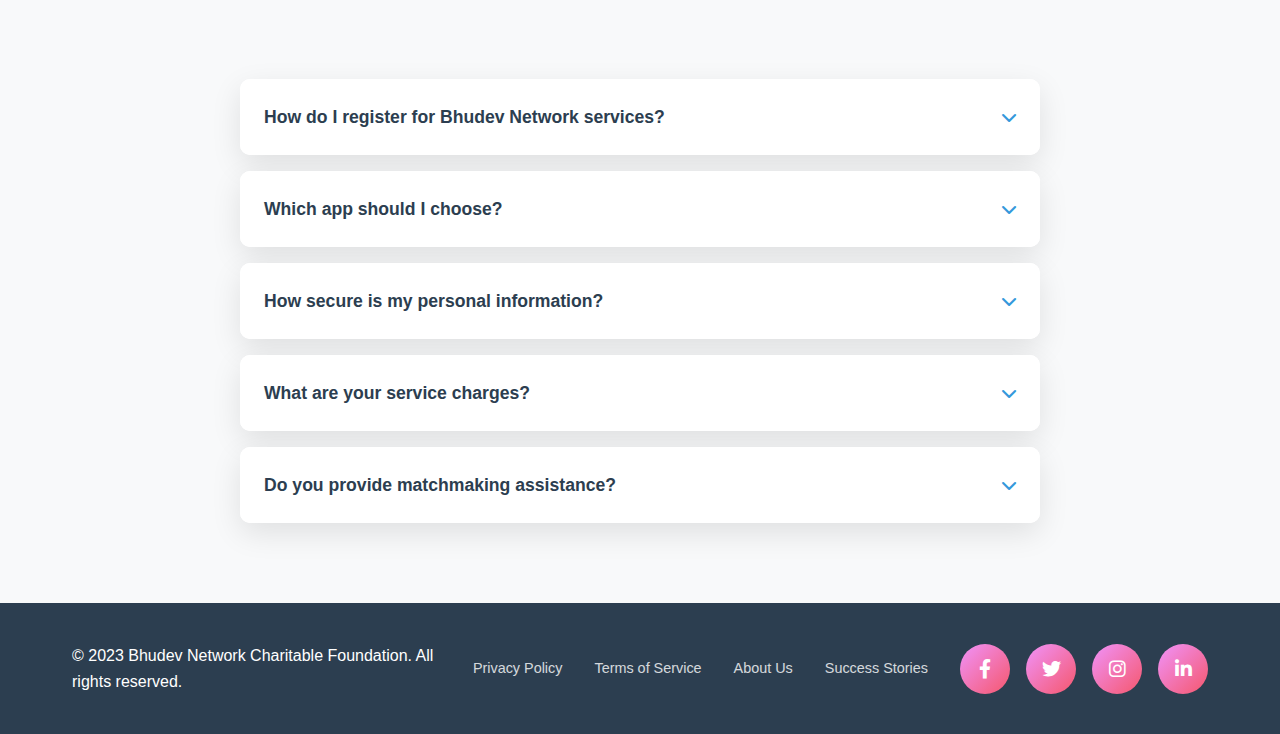
<file: contact.html>
<!-- placeholder, will be replaced with actual contact.html -->
<!DOCTYPE html>
<html lang="en">

<head>
    <meta charset="UTF-8">
    <meta name="viewport" content="width=device-width, initial-scale=1.0">
    <meta name="description" content="Contact Bhudev Network - Get in touch with our matrimonial services team">
    <title>Contact Us - Bhudev Network</title>

    <link rel="icon" type="image/png" href="images/favicon.png">
    <link rel="stylesheet" href="css/styles.css">
    <link rel="stylesheet" href="https://cdnjs.cloudflare.com/ajax/libs/font-awesome/6.0.0/css/all.min.css">
    <link href="https://fonts.googleapis.com/css2?family=Inter:wght@300;400;500;600;700&display=swap" rel="stylesheet">
</head>

<body>
    <!-- Header -->
    <header class="header">
        <div class="container">
            <div class="header-content">
                <div class="logo-container">
                    <img src="images/img1.png" alt="Bhudev Network Logo" class="logo">
                </div>

                <nav>
                    <ul class="nav">
                        <li><a href="index.html" class="nav-link">Home</a></li>
                        <li><a href="happy-stories.html" class="nav-link">Happy Stories</a></li>
                        <li><a href="social-media.html" class="nav-link">Social Media</a></li>
                        <li><a href="about.html" class="nav-link">About</a></li>
                        <li><a href="contact.html" class="nav-link">Contact</a></li>
                    </ul>
                </nav>


                <button class="mobile-menu-toggle" aria-label="Toggle mobile menu">
                    <div class="hamburger-lines">
                        <div class="hamburger-line"></div>
                        <div class="hamburger-line"></div>
                        <div class="hamburger-line"></div>
                    </div>
                </button>
            </div>
        </div>
    </header>

    <main>
        <!-- Page Header -->
        <section class="page-header">
            <div class="container">
                <h1>Contact Us</h1>
                <p>We're here to help you find your perfect match. Get in touch with our team!</p>
            </div>
        </section>

        <!-- Contact Information -->
        <section class="contact-info-detailed">
            <div class="container">
                <div class="contact-methods">
                    <div class="contact-method">
                        <div class="method-icon">
                            <i class="fas fa-phone"></i>
                        </div>
                        <div class="method-content">
                            <h3>Primary Contact</h3>
                            <p>For general inquiries and new registrations</p>
                            <a href="tel:9081522111" class="contact-link">9081522111</a>
                        </div>
                    </div>

                    <div class="contact-method">
                        <div class="method-icon">
                            <i class="fas fa-headset"></i>
                        </div>
                        <div class="method-content">
                            <h3>Customer Support</h3>
                            <p>24/7 support for existing members</p>
                            <a href="tel:7990208986" class="contact-link">7990208986</a>
                        </div>
                    </div>

                    <div class="contact-method">
                        <div class="method-icon">
                            <i class="fas fa-mobile-alt"></i>
                        </div>
                        <div class="method-content">
                            <h3>Mobile Support</h3>
                            <p>App-related issues and technical support</p>
                            <a href="tel:9099798986" class="contact-link">9099798986</a>
                        </div>
                    </div>

                    <div class="contact-method">
                        <div class="method-icon">
                            <i class="fas fa-phone-alt"></i>
                        </div>
                        <div class="method-content">
                            <h3>Help Desk</h3>
                            <p>Account and profile assistance</p>
                            <a href="tel:9537784694" class="contact-link">9537784694</a>
                        </div>
                    </div>

                    <div class="contact-method">
                        <div class="method-icon">
                            <i class="fas fa-envelope"></i>
                        </div>
                        <div class="method-content">
                            <h3>Email Support</h3>
                            <p>For detailed inquiries and documentation</p>
                            <a href="mailto:bhudevnetwork@gmail.com" class="contact-link">bhudevnetwork@gmail.com</a>
                        </div>
                    </div>
                </div>
            </div>
        </section>

        <!-- Contact Form -->
        <!-- <section class="contact-form-section">
            <div class="container">
                <div class="form-container">
                    <div class="form-header">
                        <h2>Send us a Message</h2>
                        <p>Fill out the form below and we'll get back to you within 24 hours</p>
                    </div>

                    <form class="contact-form" id="contactForm">
                        <div class="form-row">
                            <div class="form-group">
                                <label for="firstName">First Name *</label>
                                <input type="text" id="firstName" name="firstName" required>
                            </div>

                            <div class="form-group">
                                <label for="lastName">Last Name *</label>
                                <input type="text" id="lastName" name="lastName" required>
                            </div>
                        </div>

                        <div class="form-row">
                            <div class="form-group">
                                <label for="email">Email Address *</label>
                                <input type="email" id="email" name="email" required>
                            </div>

                            <div class="form-group">
                                <label for="phone">Phone Number *</label>
                                <input type="tel" id="phone" name="phone" required>
                            </div>
                        </div>

                        <div class="form-group">
                            <label for="subject">Subject *</label>
                            <select id="subject" name="subject" required>
                                <option value="">Select a subject</option>
                                <option value="general">General Inquiry</option>
                                <option value="registration">New Registration</option>
                                <option value="technical">Technical Support</option>
                                <option value="billing">Billing Question</option>
                                <option value="feedback">Feedback</option>
                                <option value="other">Other</option>
                            </select>
                        </div>

                        <div class="form-group">
                            <label for="message">Message *</label>
                            <textarea id="message" name="message" rows="6" required
                                placeholder="Tell us how we can help you..."></textarea>
                        </div>

                        <div class="form-group checkbox-group">
                            <label class="checkbox-label">
                                <input type="checkbox" name="newsletter" id="newsletter">
                                <span class="checkmark"></span>
                                I would like to receive updates and newsletters from Bhudev Network
                            </label>
                        </div>

                        <div class="form-group checkbox-group">
                            <label class="checkbox-label">
                                <input type="checkbox" name="privacy" id="privacy" required>
                                <span class="checkmark"></span>
                                I agree to the <a href="privacy.html">Privacy Policy</a> and <a
                                    href="terms.html">Terms of Service</a> *
                            </label>
                        </div>

                        <button type="submit" class="btn btn-primary submit-btn">Send Message</button>
                    </form>
                </div>
            </div>
        </section> -->

        <!-- Office Hours -->
        <section class="office-hours">
            <div class="container">
                <div class="hours-content">
                    <h2>Office Hours</h2>
                    <div class="hours-grid">
                        <div class="hours-item">
                            <h3>Customer Support</h3>
                            <p><strong>24/7 Available</strong></p>
                            <p>Round-the-clock support for all your needs</p>
                        </div>

                        <div class="hours-item">
                            <h3>Office Hours</h3>
                            <p><strong>Monday - Saturday:</strong> 9:00 AM - 7:00 PM</p>
                            <p><strong>Sunday:</strong> 10:00 AM - 5:00 PM</p>
                        </div>

                        <div class="hours-item">
                            <h3>Emergency Support</h3>
                            <p><strong>Available 24/7</strong></p>
                            <p>For urgent technical issues and account problems</p>
                        </div>
                    </div>
                </div>
            </div>
        </section>

        <!-- FAQ Section -->
        <section class="faq-section">
            <div class="container">
                <h2 class="section-title">Frequently Asked Questions</h2>
                <div class="faq-list">
                    <div class="faq-item">
                        <div class="faq-question">
                            <h3>How do I register for Bhudev Network services?</h3>
                            <i class="fas fa-chevron-down"></i>
                        </div>
                        <div class="faq-answer">
                            <p>You can register by calling our primary contact number 9081522111 or by visiting our
                                website. Our team will guide you through the registration process and help you choose
                                the right app for your needs.</p>
                        </div>
                    </div>

                    <div class="faq-item">
                        <div class="faq-question">
                            <h3>Which app should I choose?</h3>
                            <i class="fas fa-chevron-down"></i>
                        </div>
                        <div class="faq-answer">
                            <p>The choice depends on your preferences: Regional App for local matches, Categorical App
                                for specific preferences, City App for urban connections, Social App for gradual
                                relationship building, and NRI App for global connections.</p>
                        </div>
                    </div>

                    <div class="faq-item">
                        <div class="faq-question">
                            <h3>How secure is my personal information?</h3>
                            <i class="fas fa-chevron-down"></i>
                        </div>
                        <div class="faq-answer">
                            <p>We use advanced encryption and security measures to protect your personal information.
                                All profiles are verified, and we have strict privacy policies in place to ensure your
                                data safety.</p>
                        </div>
                    </div>

                    <div class="faq-item">
                        <div class="faq-question">
                            <h3>What are your service charges?</h3>
                            <i class="fas fa-chevron-down"></i>
                        </div>
                        <div class="faq-answer">
                            <p>Our service charges vary based on the app and service level you choose. Please contact us
                                for detailed pricing information. We offer flexible packages to suit different budgets.
                            </p>
                        </div>
                    </div>

                    <div class="faq-item">
                        <div class="faq-question">
                            <h3>Do you provide matchmaking assistance?</h3>
                            <i class="fas fa-chevron-down"></i>
                        </div>
                        <div class="faq-answer">
                            <p>Yes, we provide personalized matchmaking assistance. Our experienced team helps you find
                                compatible matches based on your preferences, background, and requirements.</p>
                        </div>
                    </div>
                </div>
            </div>
        </section>
    </main>

    <!-- Footer -->
    <footer class="footer">
        <div class="container">
            <div class="footer-content">
                <p>&copy; 2023 Bhudev Network Charitable Foundation. All rights reserved.</p>
                <div class="footer-links">
                    <a href="privacy.html">Privacy Policy</a>
                    <a href="terms.html">Terms of Service</a>
                    <a href="about.html">About Us</a>
                    <a href="happy-stories.html">Success Stories</a>
                </div>
                <div class="social-links">
                    <a href="#" class="social-link" aria-label="Facebook">
                        <i class="fab fa-facebook-f"></i>
                    </a>
                    <a href="#" class="social-link" aria-label="Twitter">
                        <i class="fab fa-twitter"></i>
                    </a>
                    <a href="#" class="social-link" aria-label="Instagram">
                        <i class="fab fa-instagram"></i>
                    </a>
                    <a href="#" class="social-link" aria-label="LinkedIn">
                        <i class="fab fa-linkedin-in"></i>
                    </a>
                </div>
            </div>
        </div>
    </footer>

    <script src="js/main.js"></script>
    <script>
        // FAQ Accordion functionality
        document.querySelectorAll('.faq-question').forEach(question => {
            question.addEventListener('click', () => {
                const faqItem = question.parentElement;
                const answer = faqItem.querySelector('.faq-answer');
                const icon = question.querySelector('i');

                faqItem.classList.toggle('active');

                if (faqItem.classList.contains('active')) {
                    answer.style.maxHeight = answer.scrollHeight + 'px';
                    icon.style.transform = 'rotate(180deg)';
                } else {
                    answer.style.maxHeight = '0';
                    icon.style.transform = 'rotate(0deg)';
                }
            });
        });
    </script>
</body>

</html>
</file>
<file: css/styles.css>
/* Global Styles */
* {
    margin: 0;
    padding: 0;
    box-sizing: border-box;
}

/* Media scale safely (avoid constraining all elements) */
img,
video,
svg,
canvas {
    max-width: 100%;
    height: auto;
}

:root {
    --primary-color: #2c3e50;
    --secondary-color: #e74c3c;
    --accent-color: #3498db;
    --text-color: #333;
    --light-bg: #f8f9fa;
    --white: #ffffff;
    --gradient-primary: linear-gradient(135deg, #667eea 0%, #764ba2 100%);
    --gradient-secondary: linear-gradient(135deg, #f093fb 0%, #f5576c 100%);
    --shadow: 0 10px 30px rgba(0, 0, 0, 0.1);
    --shadow-hover: 0 20px 60px rgba(0, 0, 0, 0.15);
}

body {
    font-family: 'Segoe UI', Tahoma, Geneva, Verdana, sans-serif;
    line-height: 1.6;
    color: var(--text-color);
    overflow-x: hidden;
    min-width: 320px;
}

/* Lock page scroll when mobile menu is open */
body.menu-open {
    overflow: hidden;
    height: 100vh;
    position: fixed;
    /* fully lock page scrolling */
    width: 100%;
}

html {
    width: 100%;
    overflow-x: hidden;
    /* belt-and-suspenders to avoid mobile sideways scroll */
}

/* Header Styles */
.header {
    background: var(--gradient-primary);
    padding: 1rem 0;
    position: fixed;
    top: 0;
    left: 0;
    right: 0;
    z-index: 1000;
    box-shadow: var(--shadow);
    backdrop-filter: blur(10px);
    transition: all 0.3s ease;
    box-sizing: border-box;
    overflow-x: hidden;
    /* prevent any child from causing horizontal scroll */
}

.header.scrolled {
    padding: 0.5rem 0;
    background: rgba(44, 62, 80, 0.95);
}

.container {
    max-width: 1200px;
    margin: 0 auto;
    padding: 0 2rem;
    box-sizing: border-box;
    width: 100%;
    overflow: visible;
    /* allow dropdowns but not cause horizontal scroll */
}

.header-content {
    display: flex;
    justify-content: space-between;
    align-items: center;
    box-sizing: border-box;
    width: 100%;
    gap: 0.75rem;
    /* safer spacing so items don't push outside */
}

/* allow flex children to shrink instead of forcing overflow */
.header-content>* {
    min-width: 0;
}

/* prevent nav items from forcing header width */
.nav,
.nav * {
    min-width: 0;
}

.logo-container {
    flex: 0 0 auto;
    /* don't let logo shrink too small or grow too big */
}

.logo {
    height: clamp(40px, 7vw, 60px);
    width: auto;
    transition: transform 0.3s ease;
    max-width: 100%;
}

.logo:hover {
    transform: scale(1.05);
}

/* Navigation */
.nav {
    display: flex;
    list-style: none;
    gap: 2rem;
}

.nav-link {
    color: var(--white);
    text-decoration: none;
    font-weight: 500;
    transition: all 0.3s ease;
    position: relative;
    padding: 0.5rem 1rem;
    border-radius: 25px;
}

.nav-link:hover {
    background: rgba(255, 255, 255, 0.1);
    transform: translateY(-2px);
}

.nav-link::after {
    content: '';
    position: absolute;
    bottom: 0;
    left: 50%;
    width: 0;
    height: 2px;
    background: var(--white);
    transition: all 0.3s ease;
    transform: translateX(-50%);
}

.nav-link:hover::after {
    width: 80%;
}

/* Mobile Menu */
.mobile-menu-toggle {
    display: none;
    background: none;
    border: none;
    color: var(--white);
    cursor: pointer;
    padding: 0.5rem;
    border-radius: 8px;
    transition: all 0.3s ease;
    position: relative;
    width: 44px;
    height: 44px;
    align-items: center;
    justify-content: center;
    background: rgba(255, 255, 255, 0.1);
    border: 2px solid rgba(255, 255, 255, 0.2);
    margin-left: auto;
    /* always stick to the far right */
    z-index: 10003;
    /* above overlay */
}

.mobile-menu-toggle:hover {
    background: rgba(255, 255, 255, 0.2);
    transform: scale(1.05);
    box-shadow: 0 0 15px rgba(255, 255, 255, 0.3);
}

.mobile-menu-toggle:active {
    transform: scale(0.95);
    background: rgba(255, 255, 255, 0.3);
}

/* Hamburger Menu Animation */
.mobile-menu-toggle i {
    transition: all 0.3s ease;
}

.mobile-menu-toggle.active i {
    transform: rotate(90deg);
}

/* Custom Hamburger Lines */
.hamburger-lines {
    width: 24px;
    height: 18px;
    position: relative;
    display: flex;
    flex-direction: column;
    justify-content: space-between;
}

.hamburger-line {
    width: 100%;
    height: 3px;
    background: var(--white);
    border-radius: 2px;
    transition: all 0.3s cubic-bezier(0.25, 0.46, 0.45, 0.94);
    transform-origin: center;
    box-shadow: 0 0 5px rgba(255, 255, 255, 0.3);
}

.mobile-menu-toggle.active .hamburger-line:nth-child(1) {
    transform: rotate(45deg) translate(6px, 6px);
    background: #ffffff;
}

.mobile-menu-toggle.active .hamburger-line:nth-child(2) {
    opacity: 0;
    transform: translateX(-25px);
}

.mobile-menu-toggle.active .hamburger-line:nth-child(3) {
    transform: rotate(-45deg) translate(6px, -6px);
    background: #ffffff;
}

/* Pulsing animation when active */
.mobile-menu-toggle.active {
    animation: pulse 0.6s ease-in-out;
}

@keyframes pulse {
    0% {
        box-shadow: 0 0 0 0 rgba(255, 255, 255, 0.7);
    }

    70% {
        box-shadow: 0 0 0 10px rgba(255, 255, 255, 0);
    }

    100% {
        box-shadow: 0 0 0 0 rgba(255, 255, 255, 0);
    }
}

/* Hero Section */
.hero {
    height: 100vh;
    background: var(--gradient-primary);
    display: flex;
    align-items: center;
    justify-content: center;
    text-align: center;
    position: relative;
    overflow: hidden;
}

.hero::before {
    content: '';
    position: absolute;
    top: 0;
    left: 0;
    right: 0;
    bottom: 0;
    background: url('data:image/svg+xml,<svg xmlns="http://www.w3.org/2000/svg" viewBox="0 0 100 100"><defs><pattern id="grain" width="100" height="100" patternUnits="userSpaceOnUse"><circle cx="50" cy="50" r="1" fill="rgba(255,255,255,0.1)"/></pattern></defs><rect width="100" height="100" fill="url(%23grain)"/></svg>');
    animation: float 6s ease-in-out infinite;
    pointer-events: none;
    /* don’t block interactions */
    z-index: 0;
}

@keyframes float {

    0%,
    100% {
        transform: translateY(0px);
    }

    50% {
        transform: translateY(-20px);
    }
}

.hero-content {
    z-index: 2;
    position: relative;
}

.hero h1 {
    font-size: 3.5rem;
    font-weight: 700;
    color: var(--white);
    margin-bottom: 1rem;
    text-shadow: 2px 2px 4px rgba(0, 0, 0, 0.3);
    animation: slideInUp 1s ease-out;
}

.hero p {
    font-size: 1.2rem;
    color: var(--white);
    margin-bottom: 2rem;
    max-width: 600px;
    animation: slideInUp 1s ease-out 0.2s both;
}

@keyframes slideInUp {
    from {
        opacity: 0;
        transform: translateY(50px);
    }

    to {
        opacity: 1;
        transform: translateY(0);
    }
}

/* Contact Info */
.contact-info {
    background: var(--white);
    padding: 3rem 0;
    box-shadow: var(--shadow);
}

.contact-grid {
    display: grid;
    grid-template-columns: repeat(auto-fit, minmax(250px, 1fr));
    gap: 2rem;
    margin-top: 2rem;
}

.contact-item {
    background: var(--light-bg);
    padding: 2rem;
    border-radius: 15px;
    text-align: center;
    transition: all 0.3s ease;
    border: 2px solid transparent;
}

.contact-item:hover {
    transform: translateY(-10px);
    box-shadow: var(--shadow-hover);
    border-color: var(--accent-color);
}

.contact-icon {
    width: 60px;
    height: 60px;
    background: var(--gradient-secondary);
    border-radius: 50%;
    display: flex;
    align-items: center;
    justify-content: center;
    margin: 0 auto 1rem;
    font-size: 1.5rem;
    color: var(--white);
}

.contact-item h3 {
    margin-bottom: 0.5rem;
    color: var(--primary-color);
}

.contact-item a {
    color: var(--accent-color);
    text-decoration: none;
    font-weight: 500;
    transition: color 0.3s ease;
}

.contact-item a:hover {
    color: var(--secondary-color);
}

/* Apps Section */
.apps-section {
    background: var(--light-bg);
    padding: 4rem 0;
}

.section-title {
    text-align: center;
    font-size: 2.5rem;
    font-weight: 700;
    color: var(--primary-color);
    margin-bottom: 3rem;
    position: relative;
}

.section-title::after {
    content: '';
    position: absolute;
    bottom: -10px;
    left: 50%;
    transform: translateX(-50%);
    width: 80px;
    height: 4px;
    background: var(--gradient-secondary);
    border-radius: 2px;
}

.apps-grid {
    display: grid;
    grid-template-columns: repeat(auto-fit, minmax(300px, 1fr));
    gap: 2rem;
    margin-top: 3rem;
}

.app-card {
    background: var(--white);
    border-radius: 20px;
    padding: 2rem;
    text-align: center;
    box-shadow: var(--shadow);
    transition: all 0.3s ease;
    position: relative;
    overflow: hidden;
}

.app-card::before {
    content: '';
    position: absolute;
    top: 0;
    left: -100%;
    width: 100%;
    height: 100%;
    background: var(--gradient-primary);
    opacity: 0.05;
    transition: left 0.5s ease;
}

.app-card:hover::before {
    left: 0;
}

.app-card:hover {
    transform: translateY(-15px);
    box-shadow: var(--shadow-hover);
}

.app-icon {
    width: 80px;
    height: 80px;
    background: var(--gradient-primary);
    border-radius: 20px;
    display: flex;
    align-items: center;
    justify-content: center;
    margin: 0 auto 1.5rem;
    font-size: 2rem;
    color: var(--white);
    padding: 8px;
    /* give logos breathing room so edges/shadows aren't clipped */
}

.app-logo {
    width: 100%;
    height: 100%;
    object-fit: contan;
    /* scales varying logo aspect ratios without distortion */
    display: block;
    border-radius: 12px;
    /* soften square logo canvases inside rounded container */

}

.app-card h3 {
    font-size: 1.5rem;
    margin-bottom: 1rem;
    color: var(--primary-color);
}

.app-card p {
    color: #666;
    margin-bottom: 1.5rem;
    line-height: 1.6;
}

/* Buttons */
.btn {
    display: inline-block;
    padding: 1rem 2rem;
    background: var(--gradient-secondary);
    color: var(--white);
    text-decoration: none;
    border-radius: 50px;
    font-weight: 600;
    transition: all 0.3s ease;

    border: none;
    cursor: pointer;
    text-transform: uppercase;
    letter-spacing: 1px;
}

.btn:hover {
    transform: translateY(-3px);
    box-shadow: var(--shadow-hover);
}

.btn-primary {
    background: var(--gradient-primary);
}

.btn-secondary {
    background: var(--gradient-secondary);
}

/* Search Section */
.search-section {
    background: var(--white);
    padding: 3rem 0;
    text-align: center;
}

.search-container {
    max-width: 600px;
    margin: 0 auto;
    position: relative;
}

.search-input {
    width: 100%;
    padding: 1rem 1.5rem;
    border: 2px solid #e0e0e0;
    border-radius: 50px;
    font-size: 1.1rem;
    outline: none;
    transition: all 0.3s ease;
}

.search-input:focus {
    border-color: var(--accent-color);
    box-shadow: 0 0 20px rgba(52, 152, 219, 0.2);
}

/* Footer */
.footer {
    background: var(--primary-color);
    color: var(--white);
    text-align: center;
    padding: 2.5rem 0;
    margin-top: auto;
}

.footer p {
    margin-bottom: 0;
}

.social-links {
    display: flex;
    justify-content: center;
    gap: 1rem;
    margin-top: 0;
}

.social-link {
    width: 50px;
    height: 50px;
    background: var(--gradient-secondary);
    border-radius: 50%;
    display: flex;
    align-items: center;
    justify-content: center;
    color: var(--white);
    text-decoration: none;
    transition: all 0.3s ease;
    font-size: 1.2rem;
}

.social-link:hover {
    transform: translateY(-3px);
    box-shadow: 0 10px 25px rgba(0, 0, 0, 0.2);
}

.social-link:hover {
    transform: translateY(-5px) scale(1.1);
}

/* Loading Animation */
.loading {
    display: inline-block;
    width: 20px;
    height: 20px;
    border: 3px solid rgba(255, 255, 255, 0.3);
    border-radius: 50%;
    border-top-color: var(--white);
    animation: spin 1s ease-in-out infinite;
}

@keyframes spin {
    to {
        transform: rotate(360deg);
    }
}

/* Responsive Design */
@media (max-width: 768px) {
    .container {
        padding: 0 1rem;
    }

    .header {
        padding: 0.8rem 0;
        overflow: visible;
        /* allow fixed children to escape */
        backdrop-filter: none;
        /* avoid fixed-position containment on some mobiles */
    }

    .logo {
        height: 45px;
    }

    /* Mobile backdrop */
    .nav-backdrop {
        position: fixed;
        top: 0;
        left: 0;
        right: 0;
        bottom: 0;
        background: rgba(0, 0, 0, 0.5);
        z-index: 999;
        opacity: 0;
        visibility: hidden;
        transition: all 0.3s ease;
    }

    .nav-backdrop.active {
        opacity: 1;
        visibility: visible;
    }

    .nav {
        display: none;
        position: fixed;
        /* full-screen overlay */
        top: 0;
        left: 0;
        right: 0;
        bottom: 0;
        /* fill entire viewport */
        width: 100%;
        background: linear-gradient(135deg, rgba(44, 62, 80, 0.98) 0%, rgba(52, 73, 94, 0.98) 100%);
        flex-direction: column;
        justify-content: center;
        /* center items vertically */
        align-items: center;
        /* center items horizontally */
        gap: 0.75rem;
        padding: 2rem 1.25rem;
        box-shadow: 0 10px 30px rgba(0, 0, 0, 0.3);
        opacity: 0;
        transform: translateY(-20px);
        transition: all 0.4s cubic-bezier(0.25, 0.46, 0.45, 0.94);
        border-radius: 0;
        backdrop-filter: blur(15px);
        border-top: none;
        z-index: 10000;
        /* ensure above header on all devices */
        box-sizing: border-box;
        overflow-y: auto;
        /* internal scroll if needed */
        -webkit-overflow-scrolling: touch;
        /* smooth iOS */
        overscroll-behavior: contain;
        /* prevent bounce to body */
        /* Hide scrollbars visually */
        scrollbar-width: none;
        /* Firefox */
        -ms-overflow-style: none;
        /* IE/legacy Edge */
    }

    .nav::-webkit-scrollbar {
        width: 0;
        height: 0;
        display: none;
    }

    .nav.active {
        display: flex;
        opacity: 1;
        transform: translateY(0);
        animation: slideDown 0.4s cubic-bezier(0.25, 0.46, 0.45, 0.94);
    }

    @keyframes slideDown {
        from {
            opacity: 0;
            transform: translateY(-30px);
        }

        to {
            opacity: 1;
            transform: translateY(0);
        }
    }

    .nav-link {
        padding: 1.0rem 1.25rem;
        margin: 0.2rem 0;
        border-radius: 12px;
        transition: all 0.3s ease;
        transform: none;
        /* keep centered without slide offset */
        opacity: 0;
        animation: slideInLeft 0.4s ease-out forwards;
        border: 1px solid transparent;
        position: relative;
        overflow: hidden;
        width: 100%;
        max-width: 320px;
        text-align: center;
    }

    /* Ensure li wrappers center their content */
    .nav>li {
        width: 100%;
        display: flex;
        justify-content: center;
    }

    .nav-link::before {
        content: '';
        position: absolute;
        top: 0;
        left: -100%;
        width: 100%;
        height: 100%;
        background: linear-gradient(90deg, transparent, rgba(255, 255, 255, 0.1), transparent);
        transition: left 0.5s ease;
    }

    .nav-link:hover::before {
        left: 100%;
    }

    .nav.active .nav-link:nth-child(1) {
        animation-delay: 0.1s;
    }

    .nav.active .nav-link:nth-child(2) {
        animation-delay: 0.15s;
    }

    .nav.active .nav-link:nth-child(3) {
        animation-delay: 0.2s;
    }

    .nav.active .nav-link:nth-child(4) {
        animation-delay: 0.25s;
    }

    .nav.active .nav-link:nth-child(5) {
        animation-delay: 0.3s;
    }

    @keyframes slideInLeft {
        to {
            opacity: 1;
            transform: translateX(0);
        }
    }

    .nav-link:hover,
    .nav-link.active {
        background: rgba(255, 255, 255, 0.15);
        transform: translateX(8px);
        border-color: rgba(255, 255, 255, 0.2);
        box-shadow: 0 5px 15px rgba(0, 0, 0, 0.2);
    }

    .mobile-menu-toggle {
        display: flex;
        z-index: 10003;
        /* keep toggle above overlay for close */
    }

    .hero h1 {
        font-size: 2.5rem;
    }

    .hero p {
        font-size: 1rem;
    }

    .container {
        padding: 0 1rem;
    }

    .apps-grid {
        grid-template-columns: 1fr;
    }

    .contact-grid {
        grid-template-columns: 1fr;
    }

    /* About Page Responsive Styles */
    .about-content {
        padding: 3rem 0;
    }

    .about-grid {
        gap: 2rem;
    }

    .about-text h2 {
        font-size: 2rem;
        margin-bottom: 1.5rem;
    }

    .about-text h3 {
        font-size: 1.3rem;
        margin: 1.5rem 0 0.8rem;
    }

    .about-text p {
        margin-bottom: 1.2rem;
        font-size: 0.95rem;
        line-height: 1.6;
    }

    .about-image {
        margin-top: 1rem;
    }

    .about-image .image-placeholder {
        padding: 2rem;
        max-width: 350px;
    }

    .about-image .image-placeholder i {
        font-size: 3rem;
    }
}

@media (max-width: 480px) {
    .container {
        padding: 0 0.8rem;
    }

    .header {
        padding: 16.8px 0;
    }

    .logo {
        height: 40px;
    }

    .hero h1 {
        font-size: 2rem;
    }

    .section-title {
        font-size: 2rem;
    }

    .app-card {
        padding: 1.5rem;
    }

    /* About Page Mobile Styles */
    .about-content {
        padding: 2rem 0;
    }

    .about-grid {
        gap: 1.5rem;
    }

    .about-text h2 {
        font-size: 1.8rem;
        margin-bottom: 1rem;
    }

    .about-text h3 {
        font-size: 1.2rem;
        margin: 1.2rem 0 0.6rem;
    }

    .about-text p {
        margin-bottom: 1rem;
        font-size: 0.9rem;
        line-height: 1.5;
    }

    .about-image {
        margin-top: 0.5rem;
    }

    .about-image .image-placeholder {
        padding: 1.5rem;
        max-width: 300px;
    }

    .about-image .image-placeholder i {
        font-size: 2.5rem;
    }

    .about-image .image-placeholder p {
        font-size: 0.9rem;
        margin-top: 0.5rem;
    }
}

@media (max-width: 360px) {
    .container {
        padding: 0 0.5rem;
    }

    .header {
        padding: 0.5rem 0;
    }

    .logo {
        height: 35px;
    }

    .mobile-menu-toggle {
        padding: 0.3rem;
    }
}

/* Custom Scrollbar */
::-webkit-scrollbar {
    width: 8px;
}

::-webkit-scrollbar-track {
    background: #f1f1f1;
}

::-webkit-scrollbar-thumb {
    background: var(--gradient-primary);
    border-radius: 4px;
}

::-webkit-scrollbar-thumb:hover {
    background: var(--primary-color);
}

/* Smooth Scrolling */
html {
    scroll-behavior: smooth;
}

/* Page Transitions */
.page-transition {
    opacity: 0;
    transform: translateY(20px);
    transition: all 0.5s ease;
}

.page-transition.loaded {
    opacity: 1;
    transform: translateY(0);
}

/* Page Header Styles */
.page-header {
    background: var(--gradient-primary);
    color: var(--white);
    text-align: center;
    padding: 8rem 0 4rem;
    margin-top: 80px;
}

.page-header h1 {
    font-size: 2rem;
    font-weight: 700;
    margin-bottom: 1rem;
}

.page-header p {
    font-size: 1.2rem;
    opacity: 0.9;
    max-width: 600px;
    margin: 0 auto;
}

/* About Page Styles */
.about-content {
    padding: 4rem 0;
    background: var(--white);
}

.about-grid {
    display: flex;
    flex-direction: column;
    gap: 3rem;
    width: 100%;
}

.about-text {
    width: 100%;
}

.about-text h2 {
    font-size: 2.5rem;
    color: var(--primary-color);
    margin-bottom: 2rem;
    font-weight: 700;
    line-height: 1.2;
}

.about-text h3 {
    font-size: 1.5rem;
    color: var(--primary-color);
    margin: 2rem 0 1rem;
    font-weight: 600;
}

.about-text p {
    margin-bottom: 1.5rem;
    line-height: 1.8;
    color: #666;
    font-size: 1rem;
}

.about-image {
    position: relative;
    display: flex;
    justify-content: center;
    margin-top: 2rem;
}

.about-image .image-placeholder {
    background: var(--gradient-primary);
    border-radius: 20px;
    padding: 3rem;
    text-align: center;
    color: var(--white);
    box-shadow: var(--shadow);
    transition: transform 0.3s ease;
    max-width: 400px;
    width: 100%;
}

.about-image .image-placeholder:hover {
    transform: translateY(-5px);
}

.about-image .image-placeholder i {
    font-size: 4rem;
    margin-bottom: 1rem;
    display: block;
}

.about-image .image-placeholder p {
    font-size: 1.1rem;
    font-weight: 500;
    margin: 0;
}

.values-section {
    background: var(--light-bg);
    padding: 4rem 0;
}

.values-grid {
    display: grid;
    grid-template-columns: repeat(auto-fit, minmax(250px, 1fr));
    gap: 2rem;
    margin-top: 3rem;
}

.value-item {
    background: var(--white);
    padding: 2rem;
    border-radius: 15px;
    text-align: center;
    box-shadow: var(--shadow);
    transition: transform 0.3s ease;
}

.value-item:hover {
    transform: translateY(-5px);
}

.value-icon {
    width: 80px;
    height: 80px;
    background: var(--gradient-secondary);
    border-radius: 50%;
    display: flex;
    align-items: center;
    justify-content: center;
    margin: 0 auto 1.5rem;
    font-size: 2rem;
    color: var(--white);
}

.value-item h3 {
    color: var(--primary-color);
    margin-bottom: 1rem;
}

/* Team Section */
.team-section {
    padding: 4rem 0;
}

.team-grid {
    display: grid;
    grid-template-columns: repeat(auto-fit, minmax(300px, 1fr));
    gap: 2rem;
    margin-top: 3rem;
}

.team-member {
    background: var(--white);
    padding: 2rem;
    border-radius: 20px;
    text-align: center;
    box-shadow: var(--shadow);
    transition: transform 0.3s ease;
}

.team-member:hover {
    transform: translateY(-10px);
}

.member-photo {
    width: 120px;
    height: 120px;
    background: var(--gradient-primary);
    border-radius: 50%;
    display: flex;
    align-items: center;
    justify-content: center;
    margin: 0 auto 1.5rem;
    font-size: 3rem;
    color: var(--white);
}

.member-role {
    color: var(--accent-color);
    font-weight: 600;
    margin-bottom: 0.5rem;
}

/* Statistics Section */
.stats-section {
    background: var(--gradient-primary);
    color: var(--white);
    padding: 4rem 0;
}

.stats-grid {
    display: grid;
    grid-template-columns: repeat(auto-fit, minmax(200px, 1fr));
    gap: 2rem;
    margin-top: 3rem;
}

.stat-item {
    text-align: center;
}

.stat-number {
    font-size: 3rem;
    font-weight: 700;
    margin-bottom: 0.5rem;
}

.stat-label {
    font-size: 1.1rem;
    opacity: 0.9;
}

/* Apps Page Styles */
.apps-overview {
    padding: 4rem 0;
    text-align: center;
}

.overview-content h2 {
    font-size: 2.5rem;
    color: var(--primary-color);
    margin-bottom: 2rem;
}

.overview-content p {
    font-size: 1.2rem;
    color: #666;
    max-width: 800px;
    margin: 0 auto;
    line-height: 1.8;
}

.detailed-apps {
    padding: 4rem 0;
}

.app-detail {
    margin-bottom: 6rem;
}

.app-detail-content {
    display: grid;
    grid-template-columns: 1fr 1fr;
    gap: 4rem;
    align-items: center;
}

.app-detail.reverse .app-detail-content {
    direction: rtl;
}

.app-detail.reverse .app-detail-text {
    direction: ltr;
}

.app-detail.reverse .app-detail-visual {
    direction: ltr;
}

.app-badge {
    display: inline-block;
    background: var(--gradient-secondary);
    color: var(--white);
    padding: 0.5rem 1rem;
    border-radius: 20px;
    font-size: 0.9rem;
    font-weight: 600;
    margin-bottom: 1rem;
}

.app-detail h2 {
    font-size: 2.5rem;
    color: var(--primary-color);
    margin-bottom: 1.5rem;
}

.app-detail p {
    font-size: 1.1rem;
    line-height: 1.8;
    color: #666;
    margin-bottom: 2rem;
}

.app-features h3 {
    color: var(--primary-color);
    margin-bottom: 1rem;
}

.app-features ul {
    list-style: none;
    margin-bottom: 2rem;
}

.app-features li {
    display: flex;
    align-items: center;
    margin-bottom: 0.8rem;
    color: #666;
}

.app-features li i {
    color: var(--accent-color);
    margin-right: 0.8rem;
    width: 20px;
}

.app-actions {
    display: flex;
    gap: 1rem;
    flex-wrap: wrap;
}

.app-mockup {
    background: var(--gradient-primary);
    color: var(--white);
    padding: 3rem;
    border-radius: 20px;
    text-align: center;
    box-shadow: var(--shadow);
}

.app-mockup i {
    font-size: 4rem;
    margin-bottom: 1rem;
}

.app-mockup h4 {
    font-size: 1.5rem;
    margin-bottom: 0.5rem;
}

/* Download Section */
.download-section {
    background: var(--light-bg);
    padding: 4rem 0;
    text-align: center;
}

.download-buttons {
    display: flex;
    justify-content: center;
    gap: 2rem;
    margin-top: 2rem;
    flex-wrap: wrap;
}

.download-btn {
    display: flex;
    align-items: center;
    gap: 1rem;
    background: var(--primary-color);
    color: var(--white);
    padding: 1rem 2rem;
    border-radius: 15px;
    text-decoration: none;
    transition: all 0.3s ease;
    min-width: 200px;
}

.download-btn:hover {
    transform: translateY(-5px);
    box-shadow: var(--shadow-hover);
}

.download-btn i {
    font-size: 2rem;
}

.download-btn div {
    text-align: left;
}

.download-btn span {
    font-size: 0.9rem;
    opacity: 0.8;
}

.download-btn strong {
    font-size: 1.1rem;
}

/* Contact Page Styles */
.contact-info-detailed {
    padding: 4rem 0;
}

.contact-methods {
    display: grid;
    grid-template-columns: repeat(auto-fit, minmax(300px, 1fr));
    gap: 2rem;
    margin-top: 3rem;
}

.contact-method {
    background: var(--white);
    padding: 2rem;
    border-radius: 15px;
    box-shadow: var(--shadow);
    transition: transform 0.3s ease;
    border-left: 4px solid var(--accent-color);
}

.contact-method:hover {
    transform: translateY(-5px);
}

.method-icon {
    width: 60px;
    height: 60px;
    background: var(--gradient-primary);
    border-radius: 50%;
    display: flex;
    align-items: center;
    justify-content: center;
    margin-bottom: 1rem;
    font-size: 1.5rem;
    color: var(--white);
}

.method-content h3 {
    color: var(--primary-color);
    margin-bottom: 0.5rem;
}

.method-content p {
    color: #666;
    margin-bottom: 1rem;
    font-size: 0.95rem;
}

.contact-link {
    color: var(--accent-color);
    font-weight: 600;
    text-decoration: none;
    font-size: 1.1rem;
}

.contact-link:hover {
    color: var(--secondary-color);
}

/* Contact Form Styles */
.contact-form-section {
    background: var(--light-bg);
    padding: 4rem 0;
}

.form-container {
    max-width: 800px;
    margin: 0 auto;
    background: var(--white);
    padding: 3rem;
    border-radius: 20px;
    box-shadow: var(--shadow);
}

.form-header {
    text-align: center;
    margin-bottom: 3rem;
}

.form-header h2 {
    color: var(--primary-color);
    margin-bottom: 1rem;
}

.form-row {
    display: grid;
    grid-template-columns: 1fr 1fr;
    gap: 1rem;
}

.form-group {
    margin-bottom: 1.5rem;
}

.form-group label {
    display: block;
    margin-bottom: 0.5rem;
    color: var(--primary-color);
    font-weight: 500;
}

.form-group input,
.form-group select,
.form-group textarea {
    width: 100%;
    padding: 1rem;
    border: 2px solid #e0e0e0;
    border-radius: 10px;
    font-size: 1rem;
    transition: border-color 0.3s ease;
}

.form-group input:focus,
.form-group select:focus,
.form-group textarea:focus {
    outline: none;
    border-color: var(--accent-color);
}

.checkbox-group {
    display: flex;
    align-items: flex-start;
    gap: 0.5rem;
}

.checkbox-label {
    display: flex;
    align-items: flex-start;
    gap: 0.5rem;
    cursor: pointer;
    font-size: 0.95rem;
}

.checkbox-label input[type="checkbox"] {
    width: auto;
    margin: 0;
}

.submit-btn {
    width: 100%;
    padding: 1rem;
    background: var(--gradient-primary);
    color: var(--white);
    border: none;
    border-radius: 10px;
    font-size: 1.1rem;
    font-weight: 600;
    cursor: pointer;
    transition: all 0.3s ease;
}

.submit-btn:hover {
    transform: translateY(-2px);
    box-shadow: var(--shadow);
}

/* Office Hours */
.office-hours {
    padding: 4rem 0;
}

.hours-content h2 {
    text-align: center;
    color: var(--primary-color);
    margin-bottom: 3rem;
}

.hours-grid {
    display: grid;
    grid-template-columns: repeat(auto-fit, minmax(250px, 1fr));
    gap: 2rem;
}

.hours-item {
    background: var(--white);
    padding: 2rem;
    border-radius: 15px;
    box-shadow: var(--shadow);
    text-align: center;
}

.hours-item h3 {
    color: var(--primary-color);
    margin-bottom: 1rem;
}

/* FAQ Styles */
.faq-section {
    background: var(--light-bg);
    padding: 4rem 0;
}

.faq-list {
    max-width: 800px;
    margin: 3rem auto 0;
}

.faq-item {
    background: var(--white);
    margin-bottom: 1rem;
    border-radius: 10px;
    overflow: hidden;
    box-shadow: var(--shadow);
}

.faq-question {
    padding: 1.5rem;
    cursor: pointer;
    display: flex;
    justify-content: space-between;
    align-items: center;
    background: var(--white);
    border: none;
    width: 100%;
    text-align: left;
}

.faq-question h3 {
    color: var(--primary-color);
    margin: 0;
    font-size: 1.1rem;
}

.faq-question i {
    color: var(--accent-color);
    transition: transform 0.3s ease;
}

.faq-answer {
    max-height: 0;
    overflow: hidden;
    transition: max-height 0.3s ease;
}

.faq-answer p {
    padding: 0 1.5rem 1.5rem;
    color: #666;
    line-height: 1.6;
    margin: 0;
}

/* Individual App Page Styles */
.app-hero {
    background: var(--gradient-primary);
    color: var(--white);
    padding: 8rem 0 4rem;
    margin-top: 80px;
}

.app-hero-content {
    display: grid;
    grid-template-columns: 1fr 1fr;
    gap: 4rem;
    align-items: center;
}

.app-tagline {
    font-size: 1.3rem;
    opacity: 0.9;
    margin-bottom: 1.5rem;
}

.app-description {
    font-size: 1.1rem;
    line-height: 1.8;
    margin-bottom: 2rem;
    opacity: 0.95;
}

.app-stats {
    display: flex;
    gap: 2rem;
    margin-bottom: 2rem;
}

.app-stats .stat {
    text-align: center;
}

.app-stats strong {
    display: block;
    font-size: 2rem;
    font-weight: 700;
}

.app-stats span {
    font-size: 0.9rem;
    opacity: 0.8;
}

.app-mockup-large {
    background: rgba(255, 255, 255, 0.1);
    padding: 3rem;
    border-radius: 20px;
    text-align: center;
    backdrop-filter: blur(10px);
}

.app-mockup-large i {
    font-size: 5rem;
    margin-bottom: 1rem;
}

/* Features Section for App Pages */
.app-features-section {
    padding: 4rem 0;
}

.features-grid {
    display: grid;
    grid-template-columns: repeat(auto-fit, minmax(300px, 1fr));
    gap: 2rem;
    margin-top: 3rem;
}

.feature-card {
    background: var(--white);
    padding: 2rem;
    border-radius: 15px;
    box-shadow: var(--shadow);
    transition: transform 0.3s ease;
}

.feature-card:hover {
    transform: translateY(-5px);
}

.feature-icon {
    width: 70px;
    height: 70px;
    background: var(--gradient-secondary);
    border-radius: 15px;
    display: flex;
    align-items: center;
    justify-content: center;
    margin-bottom: 1.5rem;
    font-size: 1.8rem;
    color: var(--white);
}

.feature-card h3 {
    color: var(--primary-color);
    margin-bottom: 1rem;
}

/* Success Stories Section */
.success-stories-section {
    background: var(--light-bg);
    padding: 4rem 0;
}

.stories-carousel {
    display: grid;
    grid-template-columns: repeat(auto-fit, minmax(300px, 1fr));
    gap: 2rem;
    margin-top: 3rem;
}

.story-card {
    background: var(--white);
    padding: 2rem;
    border-radius: 15px;
    box-shadow: var(--shadow);
}

.story-content p {
    font-style: italic;
    color: #666;
    line-height: 1.6;
    margin-bottom: 1.5rem;
}

.story-author strong {
    color: var(--primary-color);
    display: block;
}

.story-author span {
    color: var(--accent-color);
    font-size: 0.9rem;
}

/* How It Works */
.how-it-works {
    padding: 4rem 0;
}

.steps-grid {
    display: grid;
    grid-template-columns: repeat(auto-fit, minmax(250px, 1fr));
    gap: 2rem;
    margin-top: 3rem;
}

.step-item {
    text-align: center;
    position: relative;
}

.step-number {
    width: 60px;
    height: 60px;
    background: var(--gradient-primary);
    color: var(--white);
    border-radius: 50%;
    display: flex;
    align-items: center;
    justify-content: center;
    font-size: 1.5rem;
    font-weight: 700;
    margin: 0 auto 1.5rem;
}

.step-item h3 {
    color: var(--primary-color);
    margin-bottom: 1rem;
}

/* Download CTA */
.download-cta {
    background: var(--gradient-primary);
    color: var(--white);
    padding: 4rem 0;
    text-align: center;
}

.cta-content h2 {
    font-size: 2.5rem;
    margin-bottom: 1rem;
}

.cta-content p {
    font-size: 1.2rem;
    opacity: 0.9;
    margin-bottom: 2rem;
}

/* Footer Enhancements */
.footer-content {
    display: grid;
    grid-template-columns: 1fr auto auto;
    gap: 2rem;
    align-items: center;
    text-align: left;
}

.footer-text {
    margin: 0;
}

.footer-text p {
    margin: 0;
    font-size: 0.9rem;
}

.footer-links {
    display: flex;
    gap: 2rem;
    flex-wrap: wrap;
}

.footer-links a {
    color: var(--white);
    text-decoration: none;
    opacity: 0.8;
    transition: opacity 0.3s ease;
    font-size: 0.9rem;
}

.footer-links a:hover {
    opacity: 1;
}

/* Footer Responsive Styles */
@media (max-width: 768px) {
    .footer-content {
        grid-template-columns: 1fr;
        gap: 1.5rem;
        text-align: center;
    }
    
    .footer-links {
        justify-content: center;
        gap: 1.5rem;
    }
    
    .social-links {
        gap: 1.5rem;
    }
}

@media (max-width: 480px) {
    .footer {
        padding: 1.5rem 0;
    }
    
    .footer-content {
        gap: 1rem;
    }
    
    .footer-links {
        flex-direction: column;
        gap: 0.8rem;
    }
    
    .footer-links a {
        font-size: 0.85rem;
    }
    
    .social-links {
        gap: 1rem;
    }
    
    .social-link {
        width: 40px;
        height: 40px;
        font-size: 1rem;
    }
}

/* Navigation Active State */
.nav-link.active {
    background: rgba(255, 255, 255, 0.2);
}

/* Animation Classes */
.animate-on-scroll {
    opacity: 0;
    transform: translateY(30px);
    transition: all 0.6s ease;
}

.animate-in {
    opacity: 1;
    transform: translateY(0);
}

/* Additional Features Section */
.features-section {
    background: var(--white);
    padding: 4rem 0;
}

.features-section .features-grid {
    display: grid;
    grid-template-columns: repeat(auto-fit, minmax(250px, 1fr));
    gap: 2rem;
    margin-top: 3rem;
}

.feature-item {
    text-align: center;
    padding: 2rem;
}

.feature-item .feature-icon {
    width: 80px;
    height: 80px;
    background: var(--gradient-primary);
    border-radius: 20px;
    display: flex;
    align-items: center;
    justify-content: center;
    margin: 0 auto 1.5rem;
    font-size: 2rem;
    color: var(--white);
}

.feature-item h3 {
    color: var(--primary-color);
    margin-bottom: 1rem;
}

.feature-item p {
    color: #666;
    line-height: 1.6;
}

/* Success Stories on Home Page */
.success-stories {
    background: var(--light-bg);
    padding: 4rem 0;
}

.stories-grid {
    display: grid;
    grid-template-columns: repeat(auto-fit, minmax(300px, 1fr));
    gap: 2rem;
    margin-top: 3rem;
}

.story-item {
    background: var(--white);
    padding: 2rem;
    border-radius: 15px;
    box-shadow: var(--shadow);
    transition: transform 0.3s ease;
}

.story-item:hover {
    transform: translateY(-5px);
}

/* Services Page Styles */
.services-overview {
    padding: 4rem 0;
    text-align: center;
}

.services-overview h2 {
    font-size: 2.5rem;
    color: var(--primary-color);
    margin-bottom: 2rem;
}

.services-overview p {
    font-size: 1.2rem;
    color: #666;
    max-width: 800px;
    margin: 0 auto;
    line-height: 1.8;
}

.main-services {
    padding: 4rem 0;
    background: var(--light-bg);
}

.services-grid {
    display: grid;
    grid-template-columns: repeat(auto-fit, minmax(350px, 1fr));
    gap: 2rem;
    margin-top: 3rem;
}

.service-card {
    background: var(--white);
    padding: 2.5rem;
    border-radius: 20px;
    box-shadow: var(--shadow);
    transition: all 0.3s ease;
    border-top: 4px solid var(--accent-color);
}

.service-card:hover {
    transform: translateY(-10px);
    box-shadow: var(--shadow-hover);
}

.service-icon {
    width: 80px;
    height: 80px;
    background: var(--gradient-primary);
    border-radius: 20px;
    display: flex;
    align-items: center;
    justify-content: center;
    margin-bottom: 1.5rem;
    font-size: 2rem;
    color: var(--white);
}

.service-card h3 {
    color: var(--primary-color);
    font-size: 1.5rem;
    margin-bottom: 1rem;
}

.service-card>p {
    color: #666;
    line-height: 1.6;
    margin-bottom: 1.5rem;
}

.service-features {
    list-style: none;
    margin-bottom: 2rem;
}

.service-features li {
    color: #666;
    margin-bottom: 0.5rem;
    padding-left: 1.5rem;
    position: relative;
}

.service-features li::before {
    content: '✓';
    position: absolute;
    left: 0;
    color: var(--accent-color);
    font-weight: bold;
}

/* Premium Services */
.premium-services {
    padding: 4rem 0;
}

.premium-grid {
    display: grid;
    grid-template-columns: repeat(auto-fit, minmax(400px, 1fr));
    gap: 3rem;
    margin-top: 3rem;
}

.premium-card {
    background: var(--white);
    padding: 3rem;
    border-radius: 25px;
    box-shadow: var(--shadow-hover);
    position: relative;
    border: 2px solid var(--accent-color);
}

.premium-badge {
    position: absolute;
    top: -15px;
    left: 50%;
    transform: translateX(-50%);
    background: var(--gradient-secondary);
    color: var(--white);
    padding: 0.5rem 2rem;
    border-radius: 20px;
    font-weight: 600;
    font-size: 0.9rem;
}

.premium-card h3 {
    color: var(--primary-color);
    font-size: 2rem;
    margin-bottom: 1rem;
    text-align: center;
}

.premium-card>p {
    color: #666;
    text-align: center;
    margin-bottom: 2rem;
    line-height: 1.6;
}

.premium-features {
    margin-bottom: 2rem;
}

.premium-features .feature-item {
    display: flex;
    align-items: center;
    margin-bottom: 1rem;
    padding: 0.8rem;
    background: var(--light-bg);
    border-radius: 10px;
}

.premium-features .feature-item i {
    color: var(--accent-color);
    margin-right: 1rem;
    width: 20px;
}

/* Service Process */
.service-process {
    background: var(--light-bg);
    padding: 4rem 0;
}

.process-steps {
    display: grid;
    grid-template-columns: repeat(auto-fit, minmax(200px, 1fr));
    gap: 2rem;
    margin-top: 3rem;
}

.process-step {
    text-align: center;
    position: relative;
}

.process-step:not(:last-child)::after {
    content: '→';
    position: absolute;
    top: 30px;
    right: -1rem;
    color: var(--accent-color);
    font-size: 2rem;
    font-weight: bold;
}

.process-step .step-number {
    width: 60px;
    height: 60px;
    background: var(--gradient-primary);
    color: var(--white);
    border-radius: 50%;
    display: flex;
    align-items: center;
    justify-content: center;
    font-size: 1.5rem;
    font-weight: 700;
    margin: 0 auto 1.5rem;
}

.process-step h3 {
    color: var(--primary-color);
    margin-bottom: 1rem;
}

.process-step p {
    color: #666;
    line-height: 1.6;
}

/* Pricing Section */
.pricing-section {
    padding: 4rem 0;
}

.pricing-subtitle {
    text-align: center;
    color: #666;
    font-size: 1.1rem;
    margin-bottom: 3rem;
}

.pricing-grid {
    display: grid;
    grid-template-columns: repeat(auto-fit, minmax(300px, 1fr));
    gap: 2rem;
    margin-top: 3rem;
}

.pricing-card {
    background: var(--white);
    padding: 2.5rem;
    border-radius: 20px;
    box-shadow: var(--shadow);
    text-align: center;
    position: relative;
    border: 2px solid transparent;
    transition: all 0.3s ease;
}

.pricing-card:hover {
    transform: translateY(-10px);
    box-shadow: var(--shadow-hover);
}

.pricing-card.featured {
    border-color: var(--accent-color);
    transform: scale(1.05);
}

.popular-badge {
    position: absolute;
    top: -15px;
    left: 50%;
    transform: translateX(-50%);
    background: var(--gradient-secondary);
    color: var(--white);
    padding: 0.5rem 1.5rem;
    border-radius: 20px;
    font-weight: 600;
    font-size: 0.9rem;
}

.pricing-card h3 {
    color: var(--primary-color);
    font-size: 1.8rem;
    margin-bottom: 1rem;
}

.price {
    font-size: 1.5rem;
    color: var(--accent-color);
    font-weight: 700;
    margin-bottom: 2rem;
}

.package-features {
    list-style: none;
    text-align: left;
    margin-bottom: 2rem;
}

.package-features li {
    display: flex;
    align-items: center;
    margin-bottom: 0.8rem;
    color: #666;
}

.package-features li i {
    color: var(--accent-color);
    margin-right: 0.8rem;
    width: 20px;
}

/* Search Results Styles */
.search-results {
    position: absolute;
    top: 100%;
    left: 0;
    right: 0;
    background: var(--white);
    border: 1px solid #e0e0e0;
    border-radius: 10px;
    box-shadow: var(--shadow);
    max-height: 300px;
    overflow-y: auto;
    z-index: 100;
}

.search-result-item {
    padding: 1rem;
    border-bottom: 1px solid #f0f0f0;
    transition: background-color 0.3s ease;
}

.search-result-item:hover {
    background: var(--light-bg);
}

.search-result-item:last-child {
    border-bottom: none;
}

.search-result-item h4 {
    margin-bottom: 0.5rem;
}

.search-result-item h4 a {
    color: var(--primary-color);
    text-decoration: none;
}

.search-result-item h4 a:hover {
    color: var(--accent-color);
}

.search-result-item p {
    color: #666;
    font-size: 0.9rem;
    margin: 0;
}

.no-results {
    padding: 2rem;
    text-align: center;
    color: #666;
}

/* Search Stats */
.search-stats {
    margin-top: 2rem;
    text-align: center;
}

.search-stats p {
    color: #666;
    font-size: 1.1rem;
}

#total-count {
    color: var(--accent-color);
    font-weight: 600;
}

/* Notification Styles */
.notification {
    position: fixed;
    top: 20px;
    right: 20px;
    padding: 1rem 2rem;
    border-radius: 10px;
    color: var(--white);
    font-weight: 500;
    z-index: 10000;
    box-shadow: var(--shadow);
}

.notification-success {
    background: #27ae60;
}

.notification-error {
    background: #e74c3c;
}

.notification-info {
    background: #3498db;
}

/* Utility Classes */
.text-center {
    text-align: center;
}

.text-left {
    text-align: left;
}

.text-right {
    text-align: right;
}

.mb-1 {
    margin-bottom: 1rem;
}

.mb-2 {
    margin-bottom: 2rem;
}

.mb-3 {
    margin-bottom: 3rem;
}

.mt-1 {
    margin-top: 1rem;
}

.mt-2 {
    margin-top: 2rem;
}

.mt-3 {
    margin-top: 3rem;
}

.p-1 {
    padding: 1rem;
}

.p-2 {
    padding: 2rem;
}

.p-3 {
    padding: 3rem;
}

.d-flex {
    display: flex;
}

.align-center {
    align-items: center;
}

.justify-center {
    justify-content: center;
}

.flex-wrap {
    flex-wrap: wrap;
}

.gap-1 {
    gap: 1rem;
}

.gap-2 {
    gap: 2rem;
}

/* Country Coverage Section */
.country-coverage {
    background: var(--light-bg);
    padding: 4rem 0;
}

.countries-grid {
    display: grid;
    grid-template-columns: repeat(auto-fit, minmax(200px, 1fr));
    gap: 2rem;
    margin-top: 3rem;
}

.country-item {
    background: var(--white);
    padding: 2rem;
    border-radius: 15px;
    text-align: center;
    box-shadow: var(--shadow);
    transition: transform 0.3s ease;
}

.country-item:hover {
    transform: translateY(-5px);
}

.country-flag {
    font-size: 3rem;
    margin-bottom: 1rem;
}

.country-item h3 {
    color: var(--primary-color);
    margin-bottom: 0.5rem;
}

.country-item p {
    color: var(--accent-color);
    font-weight: 600;
}

/* Search and Filter Section */
.search-filter-section {
    background: var(--light-bg);
    padding: 3rem 0;
}

.search-filter-content {
    display: flex;
    flex-direction: column;
    gap: 2rem;
    align-items: center;
}

.search-bar {
    display: flex;
    align-items: center;
    gap: 2rem;
    background: var(--white);
    padding: 1rem 2rem;
    border-radius: 50px;
    box-shadow: var(--shadow);
    max-width: 600px;
    width: 100%;
}

.search-bar input {
    flex: 1;
    border: none;
    outline: none;
    font-size: 1.1rem;
    padding: 0.5rem;
}

.search-results-count {
    color: var(--primary-color);
    font-weight: 600;
    white-space: nowrap;
}

.filter-tabs {
    display: flex;
    gap: 1rem;
    flex-wrap: wrap;
    justify-content: center;
}

.filter-btn {
    background: var(--white);
    border: 2px solid var(--primary-color);
    color: var(--primary-color);
    padding: 0.8rem 1.5rem;
    border-radius: 25px;
    font-weight: 600;
    cursor: pointer;
    transition: all 0.3s ease;
    font-size: 0.9rem;
}

.filter-btn:hover,
.filter-btn.active {
    background: var(--primary-color);
    color: var(--white);
    transform: translateY(-2px);
    box-shadow: var(--shadow);
}

/* Apps Grid Section */
.apps-grid-section {
    padding: 0rem 0;
    background: var(--white);
}

.apps-grid {
    display: grid;
    grid-template-columns: repeat(auto-fill, minmax(300px, 1fr));
    gap: 2rem;
    margin-top: 2rem;
}

.app-card {
    background: var(--white);
    border-radius: 20px;
    padding: 2rem;
    box-shadow: var(--shadow);
    transition: all 0.3s ease;
    border: 2px solid transparent;
    text-align: center;
    position: relative;
    overflow: hidden;
}

.app-card::before {
    content: '';
    position: absolute;
    top: 0;
    left: -100%;
    width: 100%;
    height: 100%;
    background: linear-gradient(90deg, transparent, rgba(255, 255, 255, 0.3), transparent);
    transition: left 0.6s ease;
}

.app-card:hover::before {
    left: 100%;
}

.app-card:hover {
    transform: translateY(-10px);
    box-shadow: var(--shadow-hover);
    border-color: var(--accent-color);
}

.app-icon {
    width: 80px;
    height: 80px;
    border-radius: 20px;
    display: flex;
    align-items: center;
    justify-content: center;
    margin: 0 auto 1.5rem;
    font-size: 2.5rem;
    color: var(--white);
    position: relative;
    z-index: 1;
}

/* App Icon Colors */
.regional-icon {
    background: linear-gradient(135deg, #ffffff, #ffffff);
}

.nri-icon {
    background: linear-gradient(135deg, #ffffff, #fdfdfd);
}

.saurashtra-icon {
    background: linear-gradient(135deg, #ff9ff3, #f368e0);
}

.maharashtra-icon {
    background: linear-gradient(135deg, #ff9f43, #feca57);
}

.north-gujarat-icon {
    background: linear-gradient(135deg, #54a0ff, #2e86de);
}

.categorical-icon {
    background: linear-gradient(135deg, #48dbfb, #0abde3);
}

.doctor-icon {
    background: linear-gradient(135deg, #1dd1a1, #10ac84);
}

.divorce-icon {
    background: linear-gradient(135deg, #ffffff, #ffffff);
}

.cacs-icon {
    background: linear-gradient(135deg, #ffeaa7, #fdcb6e);
}

.govjob-icon {
    background: linear-gradient(135deg, #fd79a8, #e84393);
}

.age40-icon {
    background: linear-gradient(135deg, #ffffff, #ffffff);
}

.engineering-icon {
    background: linear-gradient(135deg, #74b9ff, #0984e3);
}

.physical-icon {
    background: linear-gradient(135deg, #ffffff, #ffffff);
}

.mumbai-icon {
    background: linear-gradient(135deg, #fd79a8, #fdcb6e);
}

.amdavad-icon {
    background: linear-gradient(135deg, #ff7675, #fab1a0);
}

.vadodara-icon {
    background: linear-gradient(135deg, #00b894, #00cec9);
}

.surat-icon {
    background: linear-gradient(135deg, #e17055, #d63031);
}

.rajkot-icon {
    background: linear-gradient(135deg, #0984e3, #74b9ff);
}

.gandhinagar-icon {
    background: linear-gradient(135deg, #00b894, #55efc4);
}

.pune-icon {
    background: linear-gradient(135deg, #fd79a8, #e84393);
}

.bhavnagar-icon {
    background: linear-gradient(135deg, #6c5ce7, #a29bfe);
}

.jamnagar-icon {
    background: linear-gradient(135deg, #fdcb6e, #e17055);
}

.social-icon {
    background: linear-gradient(135deg, #ffffff, #ffffff);
}

.usa-icon {
    background: linear-gradient(135deg, #ffffff, #ffffff);
}

.canada-icon {
    background: linear-gradient(135deg, #fd79a8, #e84393);
}

.australia-icon {
    background: linear-gradient(135deg, #fdcb6e, #f39c12);
}

.app-category {
    display: inline-block;
    background: var(--gradient-secondary);
    color: var(--white);
    padding: 0.4rem 1rem;
    border-radius: 15px;
    font-size: 0.85rem;
    font-weight: 600;
    margin-bottom: 1rem;
    text-transform: uppercase;
    letter-spacing: 0.5px;
}

.app-title {
    color: var(--primary-color);
    font-size: 1.4rem;
    font-weight: 700;
    margin-bottom: 0.5rem;
    line-height: 1.3;
}

.app-url {
    color: var(--accent-color);
    font-size: 0.9rem;
    margin-bottom: 2rem;
    font-weight: 500;
}

.app-buttons {
    display: flex;
    gap: 1rem;
    justify-content: center;
}

.btn-download,
.btn-open {
    padding: 0.8rem 1.5rem;
    border-radius: 25px;
    text-decoration: none;
    font-weight: 600;
    font-size: 0.9rem;
    transition: all 0.3s ease;
    border: none;
    cursor: pointer;
    text-transform: uppercase;
    letter-spacing: 0.5px;
}

.btn-download {
    background: var(--gradient-primary);
    color: var(--white);
}

.btn-download:hover {
    transform: translateY(-2px);
    box-shadow: 0 8px 25px rgba(52, 152, 219, 0.3);
}

.btn-open {
    background: var(--gradient-secondary);
    color: var(--white);
}

.btn-open:hover {
    transform: translateY(-2px);
    box-shadow: 0 8px 25px rgba(39, 174, 96, 0.3);
}

/* Responsive Design for App Cards */
@media (max-width: 768px) {
    .search-filter-content {
        padding: 0 1rem;
    }

    .search-bar {
        flex-direction: column;
        gap: 1rem;
        padding: 1.5rem;
    }

    .filter-tabs {
        gap: 0.5rem;
    }

    .filter-btn {
        padding: 0.6rem 1rem;
        font-size: 0.8rem;
    }

    .apps-grid {
        grid-template-columns: 1fr;
        gap: 1.5rem;
    }

    .app-card {
        padding: 1.5rem;
    }

    .app-buttons {
        flex-direction: column;
        gap: 0.8rem;
    }

    .btn-download,
    .btn-open {
        padding: 1rem;
    }
}

@media (max-width: 480px) {
    .app-icon {
        width: 60px;
        height: 60px;
        font-size: 2rem;
    }

    .app-title {
        font-size: 1.2rem;
    }

    .search-bar input {
        font-size: 1rem;
    }
}

/* ===== HAPPY STORIES PAGE STYLES ===== */

/* Hero Section for Happy Stories */
.happy-stories-hero {
    background: linear-gradient(135deg, rgba(234, 113, 131, 0.9), rgba(255, 105, 180, 0.9)),
        url('../images/love-bg.jpg') center/cover;
    min-height: 80vh;
    position: relative;
    overflow: hidden;
    padding: 80px

}

.hero-title {
    font-size: 3.5rem;
    font-weight: 700;
    color: var(--white);
    margin-bottom: 1rem;
    text-shadow: 2px 2px 4px rgba(0, 0, 0, 0.3);
    animation: slideInUp 1s ease-out;
    text-align: center;
}

.hero-subtitle {
    font-size: 1.2rem;
    color: var(--white);
    margin-bottom: 2rem;
    text-shadow: 1px 1px 2px rgba(0, 0, 0, 0.3);
    animation: slideInUp 1s ease-out 0.2s both;
    text-align: center;
    max-width: 800px;
    margin-left: auto;
    margin-right: auto;
    opacity: 0.95;
    line-height: 1.6;
}

.hero-stats {
    display: flex;
    justify-content: center;
    align-items: stretch;
    gap: 3rem;
    margin-top: 3rem;
    flex-wrap: nowrap;
    max-width: 800px;
    margin-left: auto;
    margin-right: auto;
}

.stat-item {
    text-align: center;
    background: rgba(255, 255, 255, 0.15);
    backdrop-filter: blur(10px);
    padding: 2rem;
    border-radius: 20px;
    border: 1px solid rgba(255, 255, 255, 0.2);
    flex: 1;
    min-width: 150px;
    max-width: 200px;
    transition: all 0.3s ease;
    display: flex;
    flex-direction: column;
    align-items: center;
    justify-content: center;
}

.stat-item:hover {
    transform: translateY(-10px);
    background: rgba(255, 255, 255, 0.25);
}

.stat-number {
    display: block;
    font-size: 2.5rem;
    font-weight: 700;
    color: var(--white);
    margin-bottom: 0.5rem;
    text-shadow: 2px 2px 4px rgba(0, 0, 0, 0.3);
}

.stat-label {
    font-size: 1rem;
    color: var(--white);
    opacity: 0.9;
    font-weight: 500;
}

/* Floating Hearts Animation */
.floating-hearts {
    position: absolute;
    top: 0;
    left: 0;
    width: 100%;
    height: 100%;
    pointer-events: none;
    overflow: hidden;
}

.floating-hearts i {
    position: absolute;
    color: rgba(255, 255, 255, 0.6);
    font-size: 1.5rem;
    animation: floatHeart 6s infinite ease-in-out;
}

@keyframes floatHeart {
    0% {
        transform: translateY(100vh) rotate(0deg);
        opacity: 0;
    }

    10% {
        opacity: 1;
    }

    90% {
        opacity: 1;
    }

    100% {
        transform: translateY(-100px) rotate(360deg);
        opacity: 0;
    }
}

/* Filter Section */
.filter-section {
    padding: 4rem 0;
    background: linear-gradient(135deg, #f8f9fa 0%, #e9ecef 100%);
}

.filter-content {
    text-align: center;
}

.filter-content h2 {
    font-size: 2.5rem;
    margin-bottom: 2rem;
    color: var(--primary-color);
    font-weight: 700;
}

.filter-tabs {
    display: flex;
    justify-content: center;
    gap: 1rem;
    margin-bottom: 2rem;
    flex-wrap: wrap;
}

.filter-btn {
    padding: 1rem 2rem;
    border: 2px solid var(--primary-color);
    background: transparent;
    color: var(--primary-color);
    border-radius: 50px;
    font-weight: 600;
    cursor: pointer;
    transition: all 0.3s ease;
    font-size: 1rem;
}

.filter-btn:hover,
.filter-btn.active {
    background: var(--primary-color);
    color: var(--white);
    transform: translateY(-2px);
    box-shadow: var(--shadow);
}

.search-bar-stories {
    position: relative;
    max-width: 500px;
    margin: 0 auto;
}

.search-bar-stories input {
    width: 100%;
    padding: 1.2rem 3rem 1.2rem 1.5rem;
    border: 2px solid #ddd;
    border-radius: 50px;
    font-size: 1.1rem;
    outline: none;
    transition: all 0.3s ease;
}

.search-bar-stories input:focus {
    border-color: var(--primary-color);
    box-shadow: 0 0 0 3px rgba(44, 62, 80, 0.1);
}

.search-bar-stories i {
    position: absolute;
    right: 1.5rem;
    top: 50%;
    transform: translateY(-50%);
    color: #666;
    font-size: 1.2rem;
}

/* Stories Section */
.stories-section {
    padding: 5rem 0;
    background: var(--white);
}

.stories-grid {
    display: grid;
    grid-template-columns: repeat(auto-fit, minmax(350px, 1fr));
    gap: 2.5rem;
    margin-bottom: 4rem;
}

.story-card {
    background: var(--white);
    border-radius: 20px;
    overflow: hidden;
    box-shadow: var(--shadow);
    transition: all 0.4s ease;
    opacity: 0;
    transform: translateY(30px);
}

.story-card.animate-in {
    opacity: 1;
    transform: translateY(0);
}

.story-card:hover {
    transform: translateY(-10px);
    box-shadow: var(--shadow-hover);
}

.story-image {
    position: relative;
    height: 250px;
    overflow: hidden;
}

.story-image img {
    width: 100%;
    height: 100%;
    object-fit: cover;
    transition: all 0.4s ease;
}

.story-card:hover .story-image img {
    transform: scale(1.1);
}

.story-overlay {
    position: absolute;
    top: 0;
    left: 0;
    right: 0;
    bottom: 0;
    background: linear-gradient(to bottom, transparent, rgba(0, 0, 0, 0.8));
    display: flex;
    align-items: flex-end;
    justify-content: center;
    padding: 2rem;
    opacity: 0;
    transition: all 0.3s ease;
}

.story-card:hover .story-overlay {
    opacity: 1;
}

.read-story-btn {
    background: var(--gradient-primary);
    color: var(--white);
    border: none;
    padding: 1rem 2rem;
    border-radius: 50px;
    font-weight: 600;
    cursor: pointer;
    transition: all 0.3s ease;
    font-size: 1rem;
    display: flex;
    align-items: center;
    gap: 0.5rem;
}

.read-story-btn:hover {
    transform: translateY(-2px);
    box-shadow: 0 10px 25px rgba(0, 0, 0, 0.3);
}

.story-content {
    padding: 2rem;
}

.couple-names {
    margin-bottom: 1rem;
}

.couple-names h3 {
    font-size: 1.8rem;
    color: var(--primary-color);
    font-weight: 700;
    text-align: center;
}

.couple-names span {
    color: var(--secondary-color);
    font-style: italic;
    margin: 0 0.5rem;
}

.story-meta {
    display: flex;
    justify-content: space-between;
    margin-bottom: 1rem;
    flex-wrap: wrap;
    gap: 0.5rem;
}

.story-meta span {
    display: flex;
    align-items: center;
    gap: 0.5rem;
    color: #666;
    font-size: 0.9rem;
}

.story-meta i {
    color: var(--accent-color);
}

.story-preview {
    color: #555;
    line-height: 1.6;
    margin-bottom: 1.5rem;
    font-style: italic;
}

.story-tags {
    display: flex;
    gap: 0.5rem;
    flex-wrap: wrap;
}

.tag {
    background: linear-gradient(135deg, var(--accent-color), #3498db);
    color: var(--white);
    padding: 0.3rem 0.8rem;
    border-radius: 20px;
    font-size: 0.8rem;
    font-weight: 500;
}

/* Load More Section */
.load-more-section {
    text-align: center;
}

.load-more-btn {
    background: var(--gradient-secondary);
    color: var(--white);
    border: none;
    padding: 1.2rem 3rem;
    border-radius: 50px;
    font-weight: 600;
    font-size: 1.1rem;
    cursor: pointer;
    transition: all 0.3s ease;
    display: inline-flex;
    align-items: center;
    gap: 0.8rem;
}

.load-more-btn:hover {
    transform: translateY(-3px);
    box-shadow: var(--shadow-hover);
}

.load-more-btn:disabled {
    opacity: 0.7;
    cursor: not-allowed;
    transform: none;
}

/* Testimonials Section */
.testimonials-section {
    padding: 5rem 0;
    background: linear-gradient(135deg, #667eea 0%, #764ba2 100%);
    color: var(--white);
    text-align: center;
}

.section-title {
    font-size: 2.5rem;
    margin-bottom: 3rem;
    font-weight: 700;
}

.testimonials-slider {
    position: relative;
    max-width: 800px;
    margin: 0 auto 2rem;
}

.testimonial-card {
    display: none;
    animation: fadeIn 0.5s ease;
}

.testimonial-card.active {
    display: block;
}

.testimonial-content {
    background: rgba(255, 255, 255, 0.1);
    backdrop-filter: blur(10px);
    border-radius: 20px;
    padding: 3rem;
    border: 1px solid rgba(255, 255, 255, 0.2);
}

.testimonial-content p {
    font-size: 1.3rem;
    line-height: 1.8;
    margin-bottom: 2rem;
    font-style: italic;
}

.testimonial-author {
    display: flex;
    align-items: center;
    justify-content: center;
    gap: 1rem;
}

.testimonial-author img {
    width: 60px;
    height: 60px;
    border-radius: 50%;
    object-fit: cover;
    border: 3px solid rgba(255, 255, 255, 0.3);
}

.author-info h4 {
    font-size: 1.2rem;
    margin-bottom: 0.3rem;
}

.author-info span {
    opacity: 0.8;
    font-size: 0.9rem;
}

.testimonial-dots {
    display: flex;
    justify-content: center;
    gap: 1rem;
}

.dot {
    width: 12px;
    height: 12px;
    border-radius: 50%;
    background: rgba(255, 255, 255, 0.5);
    cursor: pointer;
    transition: all 0.3s ease;
}

.dot.active {
    background: var(--white);
    transform: scale(1.2);
}

/* CTA Section for Happy Stories */
.happy-stories-cta {
    background: linear-gradient(135deg, rgba(230, 126, 34, 0.9), rgba(231, 76, 60, 0.9)),
        url('../images/cta-bg.jpg') center/cover;
}

.cta-buttons {
    display: flex;
    gap: 1.5rem;
    justify-content: center;
    flex-wrap: wrap;
    margin-top: 2rem;
}

/* Story Modal */
.story-modal {
    display: none;
    position: fixed;
    top: 0;
    left: 0;
    right: 0;
    bottom: 0;
    background: rgba(0, 0, 0, 0.8);
    z-index: 1000;
    align-items: center;
    justify-content: center;
    padding: 2rem;
}

.modal-content {
    background: var(--white);
    border-radius: 20px;
    max-width: 800px;
    max-height: 90vh;
    overflow-y: auto;
    position: relative;
}

.modal-header {
    background: var(--gradient-primary);
    color: var(--white);
    padding: 2rem;
    border-radius: 20px 20px 0 0;
    display: flex;
    justify-content: space-between;
    align-items: center;
}

.modal-header h3 {
    font-size: 1.5rem;
    font-weight: 700;
}

.close-modal {
    background: none;
    border: none;
    color: var(--white);
    font-size: 1.5rem;
    cursor: pointer;
    padding: 0.5rem;
    border-radius: 50%;
    transition: all 0.3s ease;
}

.close-modal:hover {
    background: rgba(255, 255, 255, 0.2);
}

.modal-body {
    padding: 2rem;
}

.full-story {
    line-height: 1.8;
}

.story-hero-image {
    width: 100%;
    height: 300px;
    object-fit: cover;
    border-radius: 15px;
    margin-bottom: 2rem;
}

.story-details h4 {
    color: var(--primary-color);
    font-size: 1.3rem;
    margin: 2rem 0 1rem 0;
    font-weight: 600;
}

.story-details p {
    margin-bottom: 1rem;
    color: #555;
}

.story-message {
    background: linear-gradient(135deg, #f8f9fa, #e9ecef);
    padding: 2rem;
    border-radius: 15px;
    margin-top: 2rem;
    border-left: 4px solid var(--accent-color);
}

/* Animations */
@keyframes fadeIn {
    from {
        opacity: 0;
        transform: translateY(20px);
    }

    to {
        opacity: 1;
        transform: translateY(0);
    }
}

@keyframes fadeInUp {
    from {
        opacity: 0;
        transform: translateY(30px);
    }

    to {
        opacity: 1;
        transform: translateY(0);
    }
}

/* Responsive Design for Happy Stories */
@media (max-width: 768px) {
    .hero-title {
        font-size: 2.5rem;
    }

    .hero-subtitle {
        font-size: 1rem;
        padding: 0 1rem;
    }

    .hero-stats {
        gap: 1.5rem;
        flex-wrap: nowrap;
        margin-top: 2rem;
    }

    .stat-item {
        padding: 1.5rem;
        min-width: 120px;
        flex: 1;
        max-width: none;
    }

    .stat-number {
        font-size: 2rem;
    }

    .filter-tabs {
        gap: 0.5rem;
    }

    .filter-btn {
        padding: 0.8rem 1.5rem;
        font-size: 0.9rem;
    }

    .stories-grid {
        grid-template-columns: 1fr;
        gap: 2rem;
    }

    .story-card {
        margin: 0 1rem;
    }

    .couple-names h3 {
        font-size: 1.5rem;
    }

    .story-meta {
        flex-direction: column;
        gap: 0.5rem;
    }

    .testimonial-content {
        padding: 2rem;
    }

    .testimonial-content p {
        font-size: 1.1rem;
    }

    .cta-buttons {
        flex-direction: column;
        align-items: center;
    }

    .modal-content {
        margin: 1rem;
        max-height: 95vh;
    }

    .modal-header {
        padding: 1.5rem;
    }

    .modal-body {
        padding: 1.5rem;
    }
}

@media (max-width: 480px) {
    .hero-title {
        font-size: 2rem;
    }

    .hero-subtitle {
        font-size: 0.9rem;
        padding: 0 1.5rem;
    }

    .filter-content h2 {
        font-size: 2rem;
    }

    .section-title {
        font-size: 2rem;
    }

    .filter-tabs {
        flex-direction: column;
        align-items: center;
    }

    .filter-btn {
        width: 200px;
    }

    .stories-grid {
        grid-template-columns: 1fr;
        padding: 0 1rem;
    }

    .floating-hearts i {
        font-size: 1rem;
    }

    .hero-stats {
        flex-direction: row !important;
        justify-content: center;
        gap: 0.8rem;
        flex-wrap: nowrap;
        margin-top: 1.5rem;
    }

    .stat-item {
        padding: 1rem;
        min-width: 90px;
        flex: 1;
        max-width: none;
    }

    .stat-number {
        font-size: 1.5rem !important;
    }

    .stat-label {
        font-size: 0.7rem !important;
        line-height: 1.2;
    }
}

/* ===== SOCIAL MEDIA PAGE STYLES ===== */

/* Social Media Hero Section */
.social-hero {
    background: linear-gradient(135deg, #667eea 0%, #764ba2 100%);
    min-height: 80vh;
    position: relative;
    overflow: hidden;
    display: flex;
    align-items: center;
    padding: 90px;

}

.social-background-animation {
    position: absolute;
    top: 0;
    left: 0;
    right: 0;
    bottom: 0;
    overflow: hidden;
    pointer-events: none;
}

.floating-icon {
    position: absolute;
    font-size: 2rem;
    opacity: 0.1;
    animation: floatSocial 8s infinite ease-in-out;
}

.floating-icon.facebook {
    color: #1877f2;
    top: 10%;
    left: 10%;
    animation-delay: 0s;
}

.floating-icon.instagram {
    color: #e4405f;
    top: 20%;
    right: 15%;
    animation-delay: 1s;
}

.floating-icon.twitter {
    color: #1da1f2;
    bottom: 30%;
    left: 20%;
    animation-delay: 2s;
}

.floating-icon.youtube {
    color: #ff0000;
    top: 60%;
    right: 10%;
    animation-delay: 3s;
}

.floating-icon.linkedin {
    color: #0077b5;
    bottom: 20%;
    right: 25%;
    animation-delay: 4s;
}

.floating-icon.whatsapp {
    color: #25d366;
    top: 40%;
    left: 5%;
    animation-delay: 5s;
}

@keyframes floatSocial {
    0%, 100% {
        transform: translateY(0px) rotate(0deg);
        opacity: 0.1;
    }
    50% {
        transform: translateY(-20px) rotate(180deg);
        opacity: 0.3;
    }
}

.social-hero-content {
    text-align: center;
    z-index: 2;
    position: relative;
}

.social-hero-title {
    font-size: 3.5rem;
    font-weight: 700;
    color: var(--white);
    margin-bottom: 1rem;
    text-shadow: 2px 2px 4px rgba(0, 0, 0, 0.3);
    animation: slideInUp 1s ease-out;
}

.social-hero-subtitle {
    font-size: 1.2rem;
    color: var(--white);
    margin-bottom: 3rem;
    text-shadow: 1px 1px 2px rgba(0, 0, 0, 0.3);
    animation: slideInUp 1s ease-out 0.2s both;
    max-width: 800px;
    margin-left: auto;
    margin-right: auto;
    opacity: 0.95;
    line-height: 1.6;
}

.hero-social-stats {
    display: flex;
    flex-direction: row;
    justify-content: center;
    align-items: stretch;
    gap: 2rem;
    flex-wrap: nowrap;
    margin-top: 2rem;
    max-width: 800px;
    margin-left: auto;
    margin-right: auto;
}

.social-stat {
    background: rgba(255, 255, 255, 0.15);
    backdrop-filter: blur(10px);
    padding: 1.5rem;
    border-radius: 20px;
    border: 1px solid rgba(255, 255, 255, 0.2);
    text-align: center;
    flex: 1;
    min-width: 150px;
    max-width: 200px;
    transition: all 0.3s ease;
    display: flex;
    flex-direction: column;
    align-items: center;
    justify-content: center;
}

.social-stat:hover {
    transform: translateY(-5px);
    background: rgba(255, 255, 255, 0.25);
}

.social-stat i {
    font-size: 2rem;
    color: var(--white);
    margin-bottom: 0.5rem;
    display: block;
}

.social-stat .stat-number {
    display: block;
    font-size: 1.8rem;
    font-weight: 700;
    color: var(--white);
    margin-bottom: 0.3rem;
}

.social-stat .stat-label {
    font-size: 0.9rem;
    color: var(--white);
    opacity: 0.9;
}

/* Social Platforms Section */
.social-platforms {
    padding: 5rem 0;
    background: var(--white);
}

.section-subtitle {
    text-align: center;
    font-size: 1.1rem;
    color: #666;
    margin-bottom: 3rem;
    max-width: 600px;
    margin-left: auto;
    margin-right: auto;
}

.platforms-grid {
    display: grid;
    grid-template-columns: repeat(auto-fit, minmax(350px, 1fr));
    gap: 2rem;
    margin-top: 3rem;
}

.platform-card {
    background: var(--white);
    border-radius: 20px;
    padding: 2rem;
    box-shadow: var(--shadow);
    transition: all 0.4s ease;
    position: relative;
    overflow: hidden;
    opacity: 0;
    transform: translateY(30px);
}

.platform-card.animate-in {
    opacity: 1;
    transform: translateY(0);
}

.platform-card:hover {
    transform: translateY(-10px);
    box-shadow: var(--shadow-hover);
}

.platform-card::before {
    content: '';
    position: absolute;
    top: 0;
    left: 0;
    right: 0;
    height: 4px;
    transition: all 0.3s ease;
}

.facebook-card::before {
    background: linear-gradient(135deg, #1877f2, #4267b2);
}

.instagram-card::before {
    background: linear-gradient(135deg, #e4405f, #833ab4, #fd1d1d, #fcb045);
}

.youtube-card::before {
    background: linear-gradient(135deg, #ff0000, #cc0000);
}

.twitter-card::before {
    background: linear-gradient(135deg, #1da1f2, #0d8bd9);
}

.linkedin-card::before {
    background: linear-gradient(135deg, #0077b5, #005885);
}

.whatsapp-card::before {
    background: linear-gradient(135deg, #25d366, #128c7e);
}

.platform-icon {
    width: 80px;
    height: 80px;
    border-radius: 20px;
    display: flex;
    align-items: center;
    justify-content: center;
    margin-bottom: 1.5rem;
    font-size: 2.5rem;
    color: var(--white);
    transition: all 0.3s ease;
}

.facebook-card .platform-icon {
    background: linear-gradient(135deg, #1877f2, #4267b2);
}

.instagram-card .platform-icon {
    background: linear-gradient(135deg, #e4405f, #833ab4);
}

.youtube-card .platform-icon {
    background: linear-gradient(135deg, #ff0000, #cc0000);
}

.twitter-card .platform-icon {
    background: linear-gradient(135deg, #1da1f2, #0d8bd9);
}

.linkedin-card .platform-icon {
    background: linear-gradient(135deg, #0077b5, #005885);
}

.whatsapp-card .platform-icon {
    background: linear-gradient(135deg, #25d366, #128c7e);
}

.platform-card:hover .platform-icon {
    transform: scale(1.1) rotate(5deg);
}

.platform-content h3 {
    font-size: 1.5rem;
    color: var(--primary-color);
    margin-bottom: 1rem;
    font-weight: 600;
}

.platform-content p {
    color: #666;
    line-height: 1.6;
    margin-bottom: 1.5rem;
}

.platform-stats {
    display: flex;
    gap: 2rem;
    margin-bottom: 2rem;
}

.platform-stats .stat {
    text-align: center;
}

.platform-stats .number {
    display: block;
    font-size: 1.5rem;
    font-weight: 700;
    color: var(--primary-color);
    margin-bottom: 0.2rem;
}

.platform-stats .label {
    font-size: 0.9rem;
    color: #666;
}

.platform-actions {
    display: flex;
    gap: 1rem;
    flex-wrap: wrap;
}

.btn-platform {
    background: var(--gradient-primary);
    color: var(--white);
    padding: 0.8rem 1.5rem;
    border-radius: 25px;
    text-decoration: none;
    font-weight: 600;
    transition: all 0.3s ease;
    display: inline-flex;
    align-items: center;
    gap: 0.5rem;
    font-size: 0.9rem;
}

.btn-platform:hover {
    transform: translateY(-2px);
    box-shadow: 0 8px 25px rgba(0, 0, 0, 0.2);
    color: var(--white);
}

.btn-share {
    background: transparent;
    border: 2px solid #ddd;
    color: #666;
    padding: 0.8rem 1.5rem;
    border-radius: 25px;
    font-weight: 600;
    cursor: pointer;
    transition: all 0.3s ease;
    display: inline-flex;
    align-items: center;
    gap: 0.5rem;
    font-size: 0.9rem;
}

.btn-share:hover {
    border-color: var(--primary-color);
    color: var(--primary-color);
    transform: translateY(-2px);
}

/* Social Feed Section */
.social-feed {
    padding: 5rem 0;
    background: linear-gradient(135deg, #f8f9fa 0%, #e9ecef 100%);
}

.feed-tabs {
    display: flex;
    justify-content: center;
    gap: 1rem;
    margin-bottom: 3rem;
    flex-wrap: wrap;
}

.feed-tab {
    padding: 1rem 2rem;
    border: 2px solid #ddd;
    background: var(--white);
    border-radius: 50px;
    cursor: pointer;
    transition: all 0.3s ease;
    font-weight: 600;
    color: #666;
}

.feed-tab.active,
.feed-tab:hover {
    background: var(--primary-color);
    color: var(--white);
    border-color: var(--primary-color);
    transform: translateY(-2px);
}

.social-posts-grid {
    display: grid;
    grid-template-columns: repeat(auto-fit, minmax(350px, 1fr));
    gap: 2rem;
    margin-bottom: 3rem;
}

.social-post {
    background: var(--white);
    border-radius: 15px;
    padding: 1.5rem;
    box-shadow: var(--shadow);
    transition: all 0.3s ease;
}

.social-post:hover {
    transform: translateY(-5px);
    box-shadow: var(--shadow-hover);
}

.post-header {
    display: flex;
    justify-content: space-between;
    align-items: center;
    margin-bottom: 1rem;
}

.post-platform {
    display: flex;
    align-items: center;
    gap: 0.5rem;
    font-weight: 600;
    color: var(--primary-color);
}

.post-platform i {
    font-size: 1.2rem;
}

.post-time {
    color: #666;
    font-size: 0.9rem;
}

.post-content p {
    color: #333;
    line-height: 1.6;
    margin-bottom: 1rem;
}

.post-image {
    width: 100%;
    height: 200px;
    object-fit: cover;
    border-radius: 10px;
    margin-bottom: 1rem;
}

.video-thumbnail {
    position: relative;
    cursor: pointer;
}

.video-thumbnail img {
    width: 100%;
    height: 200px;
    object-fit: cover;
    border-radius: 10px;
}

.play-button {
    position: absolute;
    top: 50%;
    left: 50%;
    transform: translate(-50%, -50%);
    width: 60px;
    height: 60px;
    background: rgba(0, 0, 0, 0.7);
    border-radius: 50%;
    display: flex;
    align-items: center;
    justify-content: center;
    color: var(--white);
    font-size: 1.5rem;
    transition: all 0.3s ease;
}

.play-button:hover {
    background: rgba(0, 0, 0, 0.9);
    transform: translate(-50%, -50%) scale(1.1);
}

.post-actions {
    display: flex;
    gap: 1rem;
    padding-top: 1rem;
    border-top: 1px solid #eee;
}

.post-action {
    background: none;
    border: none;
    color: #666;
    cursor: pointer;
    display: flex;
    align-items: center;
    gap: 0.3rem;
    font-size: 0.9rem;
    transition: all 0.3s ease;
}

.post-action:hover {
    color: var(--primary-color);
}

.load-more-posts {
    text-align: center;
}

.btn-load-more {
    background: var(--gradient-secondary);
    color: var(--white);
    border: none;
    padding: 1rem 2rem;
    border-radius: 50px;
    font-weight: 600;
    cursor: pointer;
    transition: all 0.3s ease;
    display: inline-flex;
    align-items: center;
    gap: 0.5rem;
}

.btn-load-more:hover {
    transform: translateY(-3px);
    box-shadow: var(--shadow-hover);
}

.btn-load-more:disabled {
    opacity: 0.7;
    cursor: not-allowed;
    transform: none;
}

/* Social Contest Section */
.social-contest {
    padding: 5rem 0;
    background: var(--gradient-primary);
    color: var(--white);
    text-align: center;
}

.contest-content h2 {
    font-size: 2.5rem;
    margin-bottom: 1rem;
    font-weight: 700;
}

.contest-content p {
    font-size: 1.2rem;
    margin-bottom: 2rem;
    opacity: 0.9;
    max-width: 600px;
    margin-left: auto;
    margin-right: auto;
}

.contest-hashtags {
    margin-bottom: 2rem;
}

.hashtag {
    display: inline-block;
    background: rgba(255, 255, 255, 0.2);
    padding: 0.5rem 1rem;
    margin: 0.3rem;
    border-radius: 20px;
    font-weight: 500;
    backdrop-filter: blur(10px);
}

.contest-actions {
    display: flex;
    justify-content: center;
    gap: 1rem;
    flex-wrap: wrap;
}

/* Newsletter Section */
.social-newsletter {
    padding: 5rem 0;
    background: var(--white);
    text-align: center;
}

.newsletter-content h2 {
    font-size: 2.5rem;
    color: var(--primary-color);
    margin-bottom: 1rem;
    font-weight: 700;
}

.newsletter-content p {
    font-size: 1.1rem;
    color: #666;
    margin-bottom: 2rem;
    max-width: 500px;
    margin-left: auto;
    margin-right: auto;
}

.newsletter-form {
    max-width: 600px;
    margin: 0 auto;
}

.newsletter-form .form-group {
    position: relative;
    margin-bottom: 2rem;
}

.newsletter-form input[type="email"] {
    width: 100%;
    padding: 1.2rem 150px 1.2rem 1.5rem;
    border: 2px solid #ddd;
    border-radius: 50px;
    font-size: 1rem;
    outline: none;
    transition: all 0.3s ease;
}

.newsletter-form input[type="email"]:focus {
    border-color: var(--primary-color);
    box-shadow: 0 0 0 3px rgba(44, 62, 80, 0.1);
}

.btn-subscribe {
    position: absolute;
    right: 5px;
    top: 5px;
    bottom: 5px;
    background: var(--gradient-primary);
    color: var(--white);
    border: none;
    border-radius: 50px;
    padding: 0 2rem;
    font-weight: 600;
    cursor: pointer;
    transition: all 0.3s ease;
    display: flex;
    align-items: center;
    gap: 0.5rem;
}

.btn-subscribe:hover {
    transform: scale(1.05);
}

.platform-checkboxes {
    display: flex;
    justify-content: center;
    gap: 2rem;
    flex-wrap: wrap;
}

.checkbox-label {
    display: flex;
    align-items: center;
    gap: 0.5rem;
    cursor: pointer;
    color: #666;
    font-weight: 500;
}

.checkbox-label input[type="checkbox"] {
    display: none;
}

.checkmark {
    width: 20px;
    height: 20px;
    border: 2px solid #ddd;
    border-radius: 4px;
    position: relative;
    transition: all 0.3s ease;
}

.checkbox-label input[type="checkbox"]:checked + .checkmark {
    background: var(--primary-color);
    border-color: var(--primary-color);
}

.checkbox-label input[type="checkbox"]:checked + .checkmark::after {
    content: '✓';
    position: absolute;
    top: 50%;
    left: 50%;
    transform: translate(-50%, -50%);
    color: var(--white);
    font-weight: bold;
    font-size: 0.8rem;
}

/* Submission Modal */
.submission-modal {
    display: none;
    position: fixed;
    top: 0;
    left: 0;
    right: 0;
    bottom: 0;
    background: rgba(0, 0, 0, 0.8);
    z-index: 1000;
    align-items: center;
    justify-content: center;
    padding: 2rem;
}

.submission-modal .modal-content {
    background: var(--white);
    border-radius: 20px;
    max-width: 600px;
    width: 100%;
    max-height: 90vh;
    overflow-y: auto;
}

.submission-modal .modal-header {
    background: var(--gradient-primary);
    color: var(--white);
    padding: 2rem;
    border-radius: 20px 20px 0 0;
    display: flex;
    justify-content: space-between;
    align-items: center;
}

.submission-modal .modal-body {
    padding: 2rem;
}

.submission-form .form-row {
    display: grid;
    grid-template-columns: 1fr 1fr;
    gap: 1rem;
    margin-bottom: 1rem;
}

.submission-form .form-group {
    margin-bottom: 1rem;
}

.submission-form label {
    display: block;
    margin-bottom: 0.5rem;
    font-weight: 600;
    color: var(--primary-color);
}

.submission-form input,
.submission-form textarea {
    width: 100%;
    padding: 1rem;
    border: 2px solid #ddd;
    border-radius: 10px;
    font-size: 1rem;
    outline: none;
    transition: all 0.3s ease;
}

.submission-form input:focus,
.submission-form textarea:focus {
    border-color: var(--primary-color);
    box-shadow: 0 0 0 3px rgba(44, 62, 80, 0.1);
}

.form-actions {
    display: flex;
    gap: 1rem;
    justify-content: flex-end;
    margin-top: 2rem;
}

/* Responsive Design for Social Media Page */
@media (max-width: 768px) {
    .social-hero-title {
        font-size: 2.5rem;
    }

    .social-hero-subtitle {
        font-size: 1rem;
        padding: 0 1rem;
    }

    .hero-social-stats {
        flex-direction: row !important;
        justify-content: center;
        gap: 1rem;
        flex-wrap: nowrap;
        margin-top: 1.5rem;
    }

    .social-stat {
        padding: 1rem;
        min-width: 100px;
        flex: 1;
        max-width: none;
    }

    .social-stat i {
        font-size: 1.5rem !important;
    }

    .social-stat .stat-number {
        font-size: 1.3rem !important;
    }

    .social-stat .stat-label {
        font-size: 0.7rem !important;
        line-height: 1.2;
    }

    .platforms-grid {
        grid-template-columns: 1fr;
        gap: 1.5rem;
    }

    .platform-card {
        padding: 1.5rem;
    }

    .platform-actions {
        flex-direction: column;
    }

    .feed-tabs {
        gap: 0.5rem;
    }

    .feed-tab {
        padding: 0.8rem 1.5rem;
        font-size: 0.9rem;
    }

    .social-posts-grid {
        grid-template-columns: 1fr;
        gap: 1.5rem;
    }

    .contest-actions {
        flex-direction: column;
        align-items: center;
    }

    .platform-checkboxes {
        flex-direction: column;
        align-items: center;
        gap: 1rem;
    }

    .newsletter-form input[type="email"] {
        padding: 1.2rem 1.5rem;
        margin-bottom: 1rem;
    }

    .btn-subscribe {
        position: static;
        width: 100%;
        justify-content: center;
    }

    .submission-form .form-row {
        grid-template-columns: 1fr;
    }
}

@media (max-width: 480px) {
    .social-hero-title {
        font-size: 2rem;
    }

    .social-hero-subtitle {
        font-size: 0.9rem;
    }

    .platform-icon {
        width: 60px;
        height: 60px;
        font-size: 2rem;
    }

    .platform-content h3 {
        font-size: 1.3rem;
    }

    .platform-stats {
        gap: 1rem;
    }

    .feed-tabs {
        flex-direction: column;
        align-items: center;
    }

    .feed-tab {
        width: 200px;
    }

    .hero-social-stats {
        flex-direction: row !important;
        justify-content: center;
        gap: 0.5rem;
        flex-wrap: nowrap;
        margin-top: 1rem;
    }

    .social-stat {
        padding: 0.8rem !important;
        min-width: 80px;
        flex: 1;
        max-width: none;
    }

    .social-stat i {
        font-size: 1.3rem !important;
    }

    .social-stat .stat-number {
        font-size: 1.1rem !important;
    }

    .social-stat .stat-label {
        font-size: 0.65rem !important;
        line-height: 1.1;
    }

    .contest-content h2 {
        font-size: 2rem;
    }

    .newsletter-content h2 {
        font-size: 2rem;
    }
}
</file>
